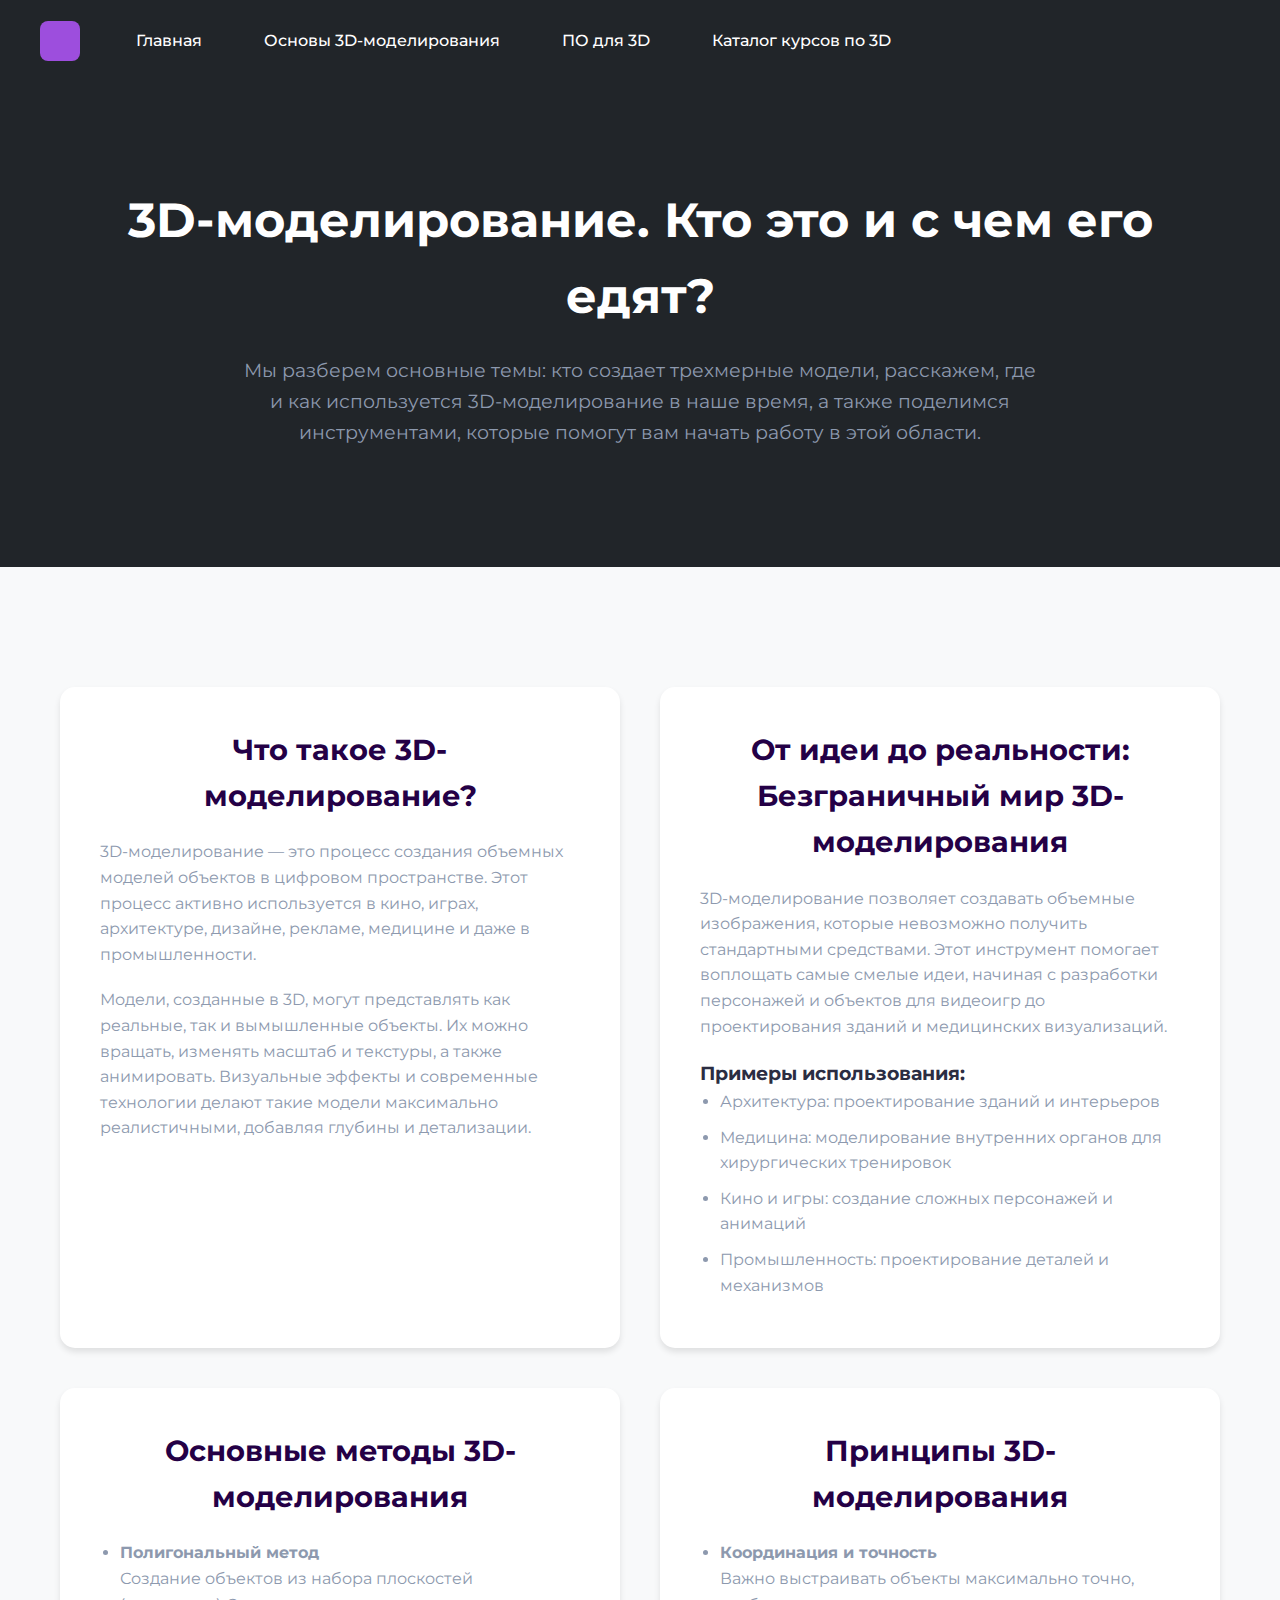
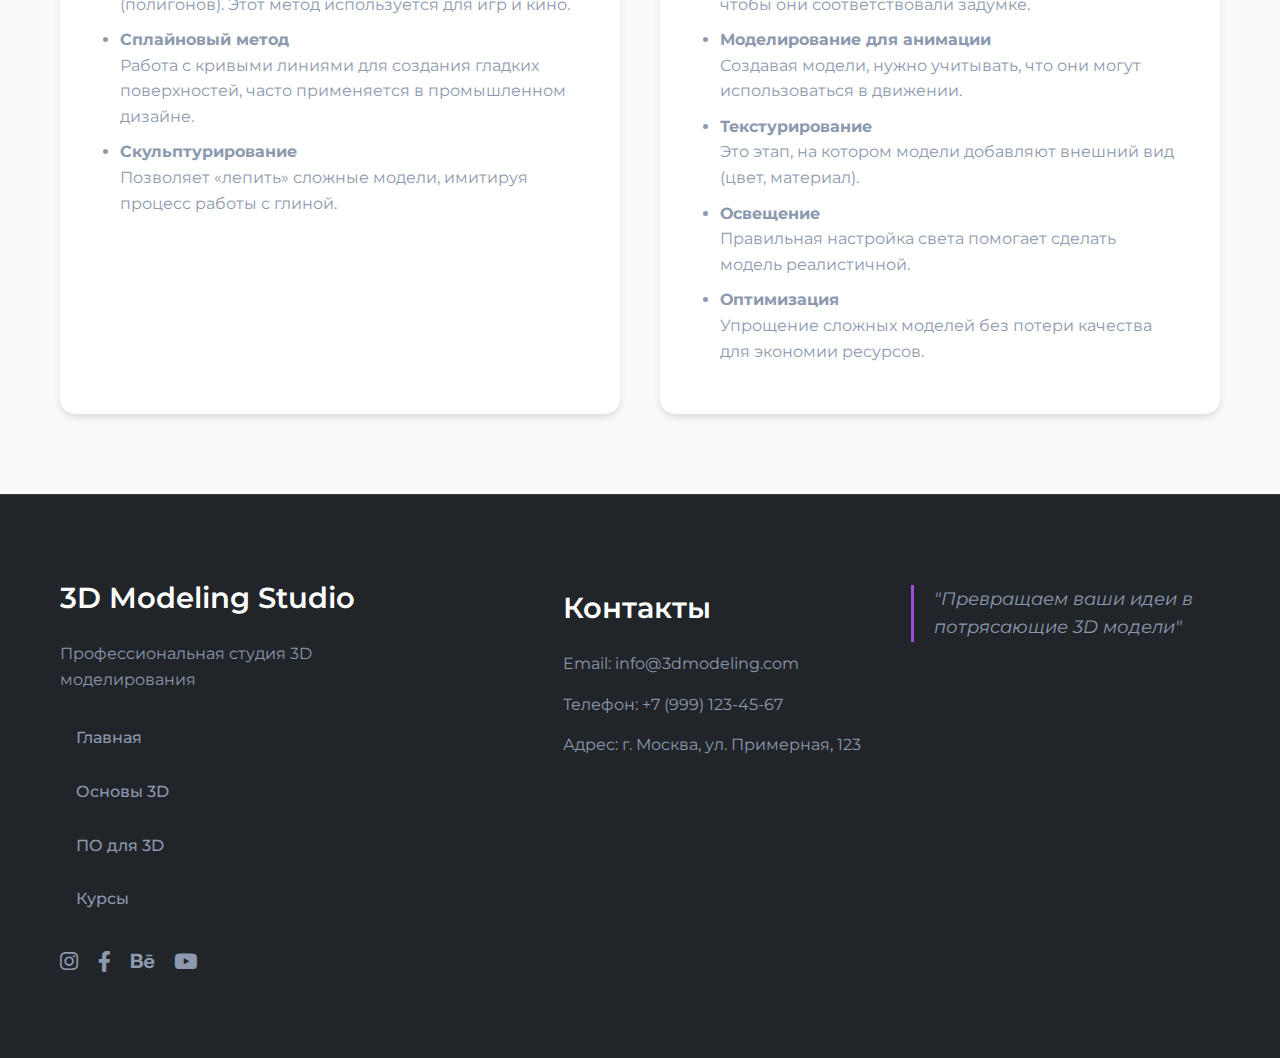
<file: basics.html>
<!DOCTYPE html>
<html lang="ru">
<head>
    <meta charset="UTF-8">
    <meta name="viewport" content="width=device-width, initial-scale=1.0">
    <title>Основы 3D-моделирования | Профессиональная студия</title>
    <link rel="preconnect" href="https://fonts.googleapis.com">
    <link rel="preconnect" href="https://fonts.gstatic.com" crossorigin>
    <link href="https://fonts.googleapis.com/css2?family=Montserrat:wght@400;500;600;700&display=swap" rel="stylesheet">
    <link rel="stylesheet" href="styles.css">
</head>
<body>
    <header class="header">
        <div class="logo-square"></div>
        <button class="mobile-menu-btn" aria-label="Открыть меню">
            <span></span>
            <span></span>
            <span></span>
        </button>
        <nav>
            <a href="index.html">Главная</a>
            <a href="basics.html">Основы 3D-моделирования</a>
            <a href="software.html">ПО для 3D</a>
            <a href="courses.html">Каталог курсов по 3D</a>
        </nav>
    </header>

    <main>
        <section class="basics-hero">
            <div class="container">
                <h1>3D-моделирование. Кто это и с чем его едят?</h1>
                <p>Мы разберем основные темы: кто создает трехмерные модели, расскажем, где и как используется 3D-моделирование в наше время, а также поделимся инструментами, которые помогут вам начать работу в этой области.</p>
            </div>
        </section>

        <section class="basics-content">
            <div class="container">
                <div class="basics-grid">
                    <article class="basics-item">
                        <h2>Что такое 3D-моделирование?</h2>
                        <p>3D-моделирование — это процесс создания объемных моделей объектов в цифровом пространстве. Этот процесс активно используется в кино, играх, архитектуре, дизайне, рекламе, медицине и даже в промышленности.</p>
                        <p>Модели, созданные в 3D, могут представлять как реальные, так и вымышленные объекты. Их можно вращать, изменять масштаб и текстуры, а также анимировать. Визуальные эффекты и современные технологии делают такие модели максимально реалистичными, добавляя глубины и детализации.</p>
                    </article>

                    <article class="basics-item">
                        <h2>От идеи до реальности: Безграничный мир 3D-моделирования</h2>
                        <p>3D-моделирование позволяет создавать объемные изображения, которые невозможно получить стандартными средствами. Этот инструмент помогает воплощать самые смелые идеи, начиная с разработки персонажей и объектов для видеоигр до проектирования зданий и медицинских визуализаций.</p>
                        <h3>Примеры использования:</h3>
                        <ul>
                            <li>Архитектура: проектирование зданий и интерьеров</li>
                            <li>Медицина: моделирование внутренних органов для хирургических тренировок</li>
                            <li>Кино и игры: создание сложных персонажей и анимаций</li>
                            <li>Промышленность: проектирование деталей и механизмов</li>
                        </ul>
                    </article>

                    <article class="basics-item">
                        <h2>Основные методы 3D-моделирования</h2>
                        <ul>
                            <li><strong>Полигональный метод</strong><br>
                                Создание объектов из набора плоскостей (полигонов). Этот метод используется для игр и кино.</li>
                            <li><strong>Сплайновый метод</strong><br>
                                Работа с кривыми линиями для создания гладких поверхностей, часто применяется в промышленном дизайне.</li>
                            <li><strong>Скульптурирование</strong><br>
                                Позволяет «лепить» сложные модели, имитируя процесс работы с глиной.</li>
                        </ul>
                    </article>

                    <article class="basics-item">
                        <h2>Принципы 3D-моделирования</h2>
                        <ul>
                            <li><strong>Координация и точность</strong><br>
                                Важно выстраивать объекты максимально точно, чтобы они соответствовали задумке.</li>
                            <li><strong>Моделирование для анимации</strong><br>
                                Создавая модели, нужно учитывать, что они могут использоваться в движении.</li>
                            <li><strong>Текстурирование</strong><br>
                                Это этап, на котором модели добавляют внешний вид (цвет, материал).</li>
                            <li><strong>Освещение</strong><br>
                                Правильная настройка света помогает сделать модель реалистичной.</li>
                            <li><strong>Оптимизация</strong><br>
                                Упрощение сложных моделей без потери качества для экономии ресурсов.</li>
                        </ul>
                    </article>
                </div>
            </div>
        </section>
    </main>

    <footer class="footer">
        <div class="container footer-content">
            <div class="footer-info">
                <h3>3D Modeling Studio</h3>
                <p>Профессиональная студия 3D моделирования</p>
                <nav class="footer-nav">
                    <a href="index.html">Главная</a>
                    <a href="basics.html">Основы 3D</a>
                    <a href="software.html">ПО для 3D</a>
                    <a href="courses.html">Курсы</a>
                </nav>
                <div class="social-links">
                    <a href="#" class="social-icon">
                        <i class="fab fa-instagram"></i>
                    </a>
                    <a href="#" class="social-icon">
                        <i class="fab fa-facebook-f"></i>
                    </a>
                    <a href="#" class="social-icon">
                        <i class="fab fa-behance"></i>
                    </a>
                    <a href="#" class="social-icon">
                        <i class="fab fa-youtube"></i>
                    </a>
                </div>
            </div>
            <div class="footer-contact">
                <h3>Контакты</h3>
                <p>Email: info@3dmodeling.com</p>
                <p>Телефон: +7 (999) 123-45-67</p>
                <p>Адрес: г. Москва, ул. Примерная, 123</p>
            </div>
            <div class="footer-quote">
                <blockquote class="quote">
                    "Превращаем ваши идеи в потрясающие 3D модели"
                </blockquote>
            </div>
        </div>
    </footer>

    <link rel="stylesheet" href="https://cdnjs.cloudflare.com/ajax/libs/font-awesome/6.0.0/css/all.min.css">
    <script src="script.js"></script>
    <script>
        document.addEventListener('DOMContentLoaded', function() {
            // Mobile menu functionality
            const mobileMenuBtn = document.querySelector('.mobile-menu-btn');
            const nav = document.querySelector('nav');

            mobileMenuBtn.addEventListener('click', function() {
                this.classList.toggle('active');
                nav.classList.toggle('active');
            });

            // Close menu when clicking outside
            document.addEventListener('click', function(e) {
                if (!nav.contains(e.target) && !mobileMenuBtn.contains(e.target) && nav.classList.contains('active')) {
                    mobileMenuBtn.classList.remove('active');
                    nav.classList.remove('active');
                }
            });

            // Close menu when clicking on a link
            nav.querySelectorAll('a').forEach(link => {
                link.addEventListener('click', () => {
                    mobileMenuBtn.classList.remove('active');
                    nav.classList.remove('active');
                });
            });
        });
    </script>
    <script src="script.js"></script>
</body>
</html>
</file>
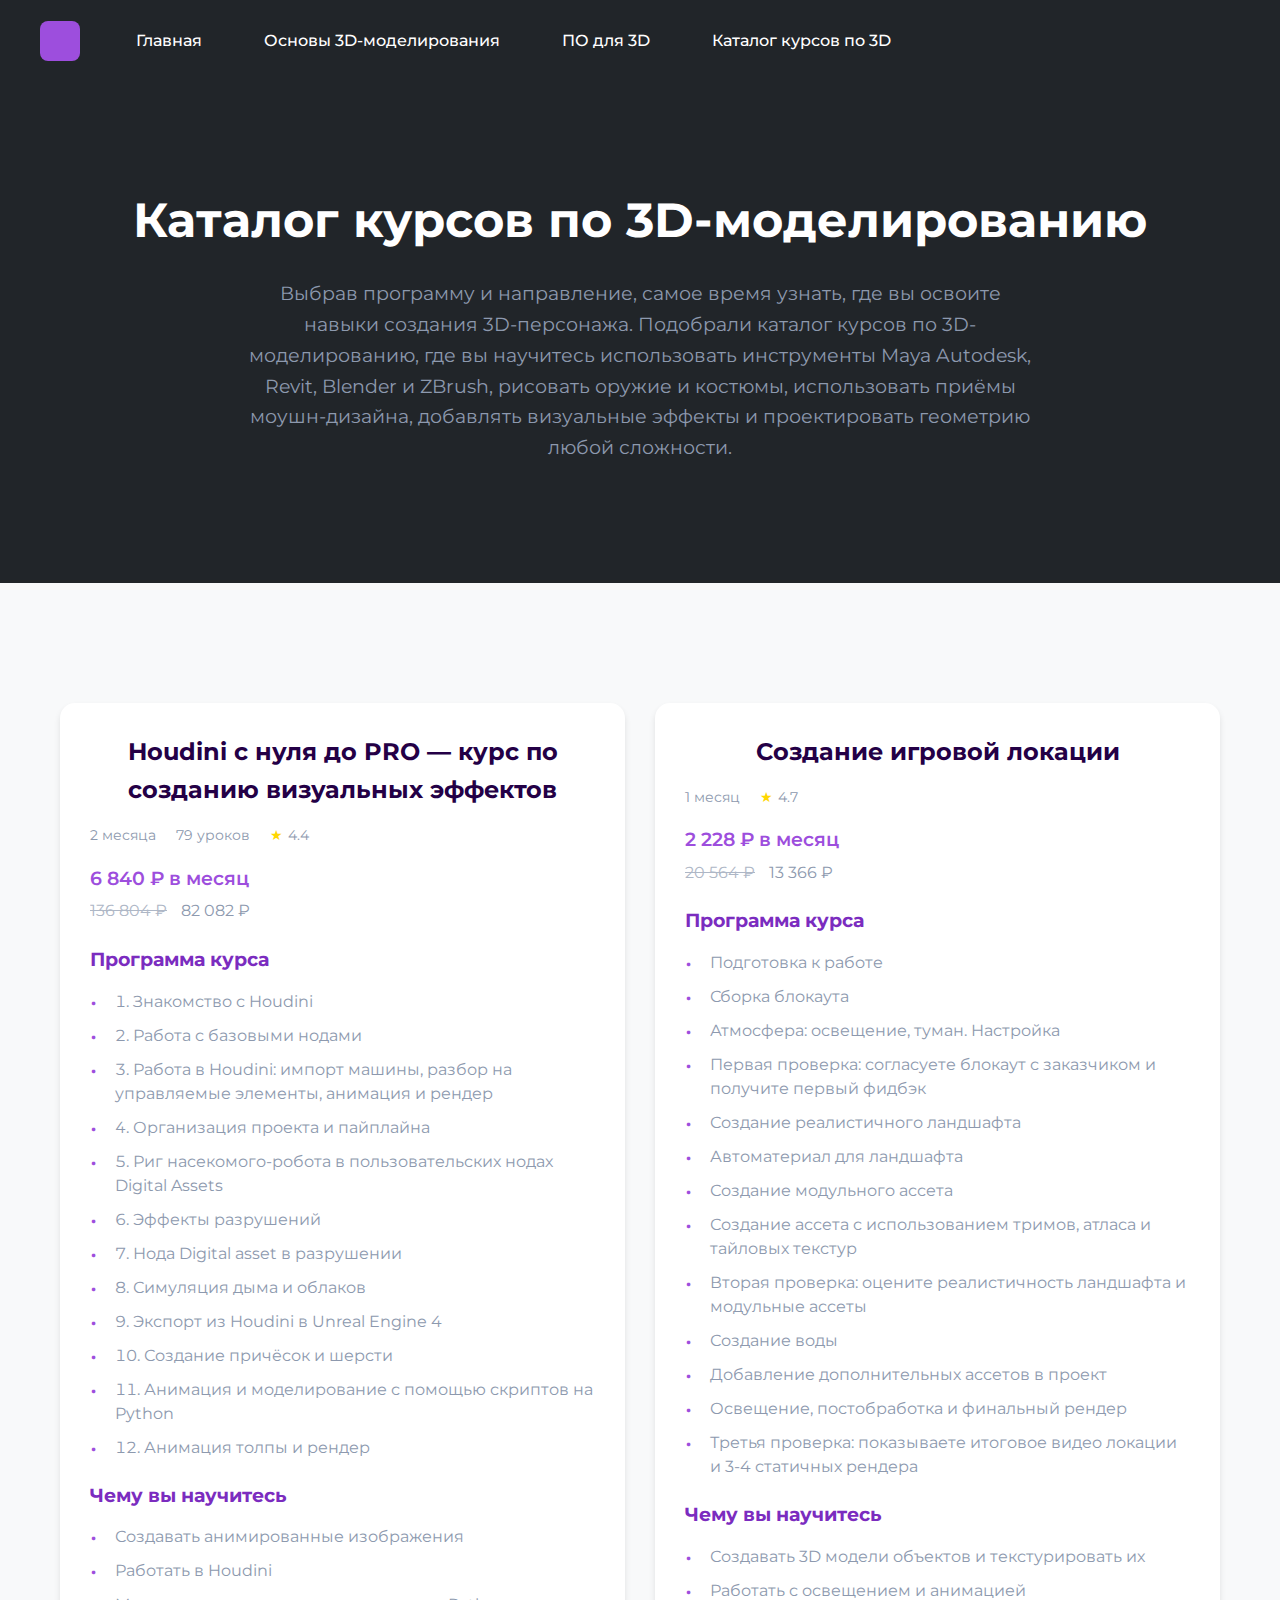
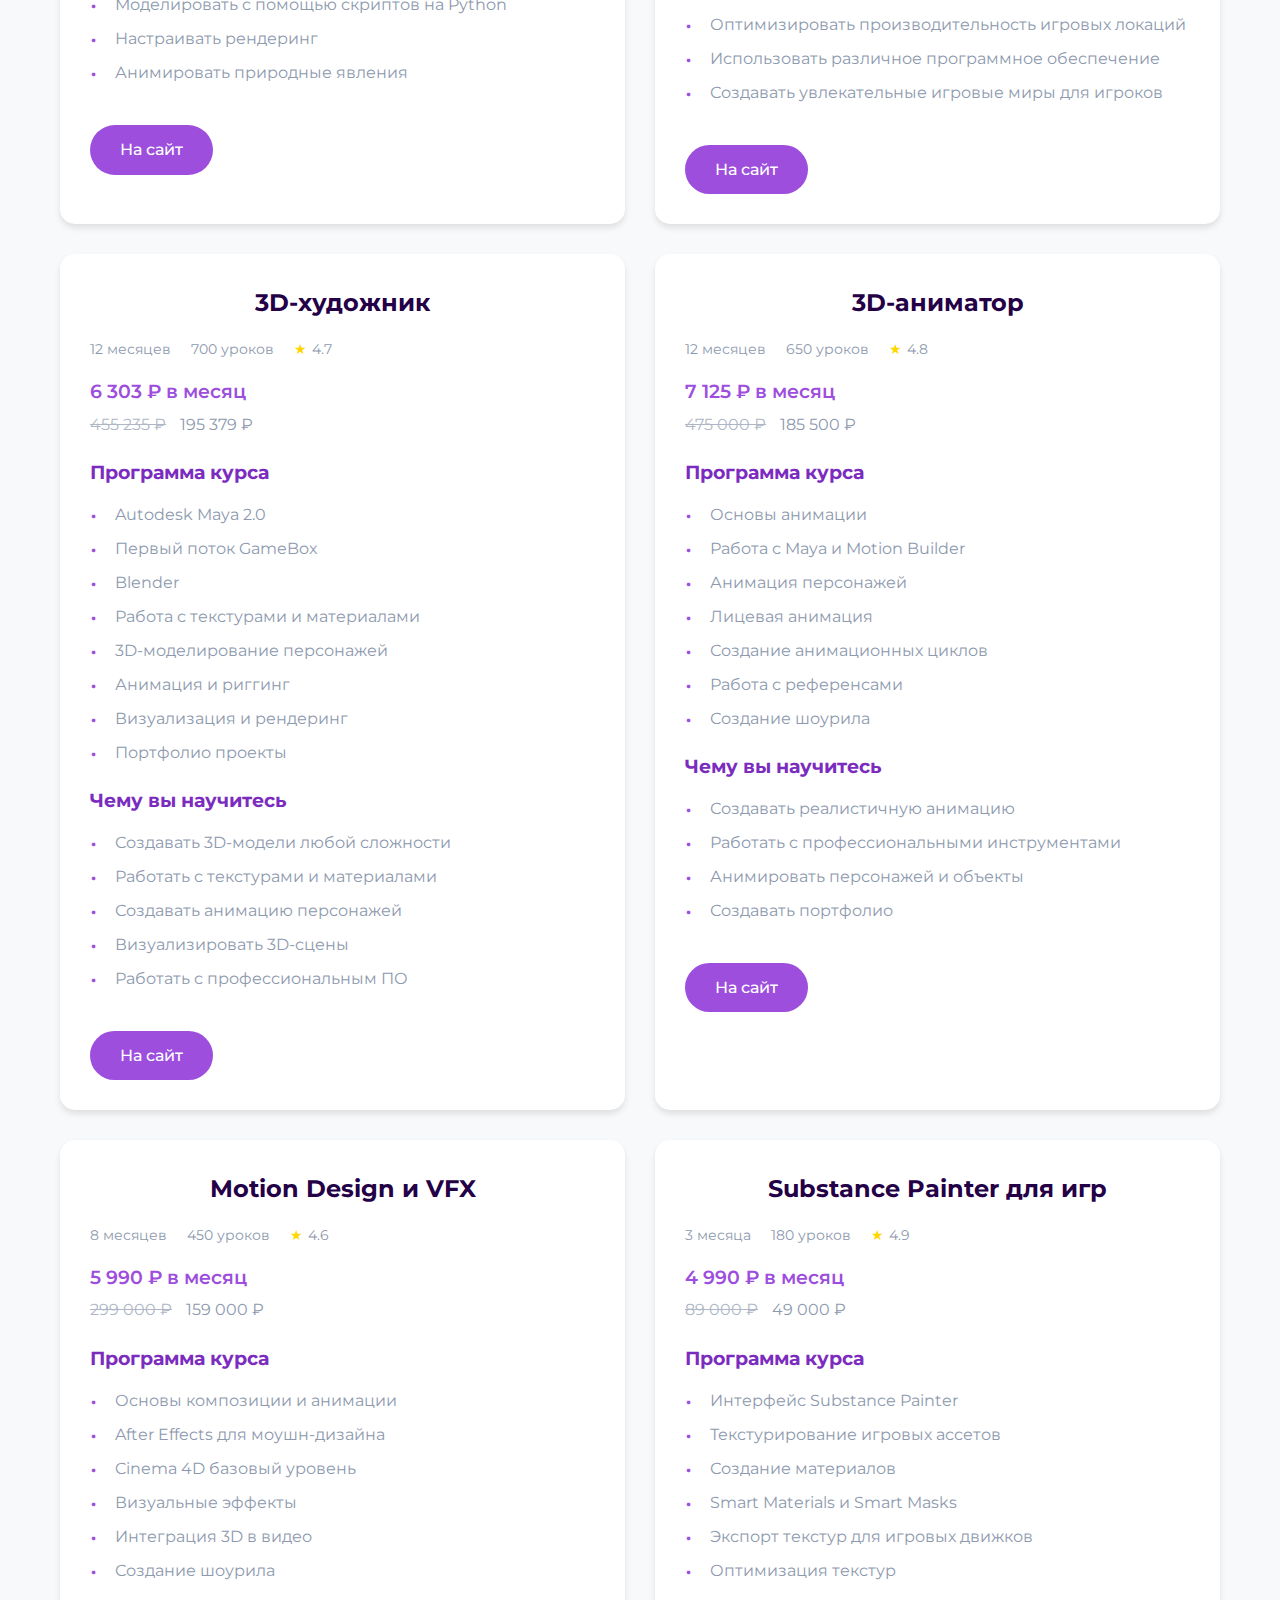
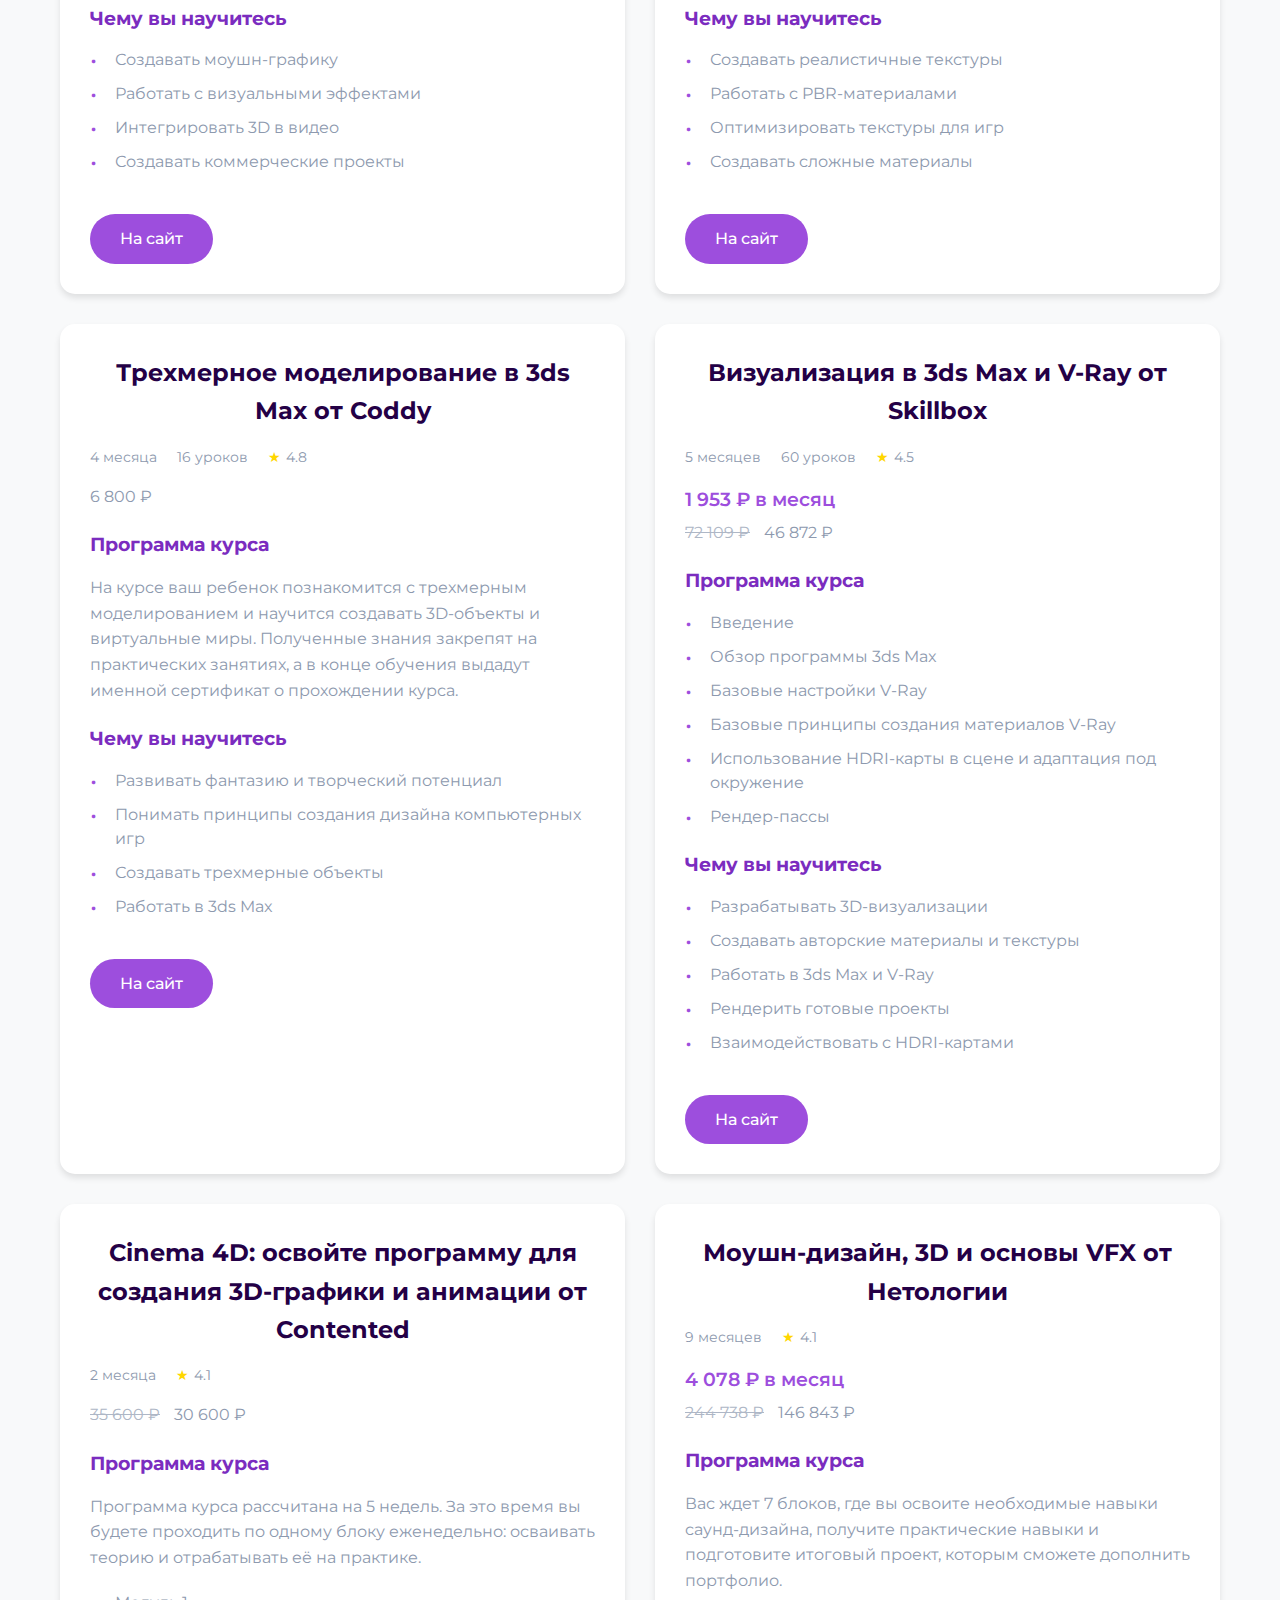
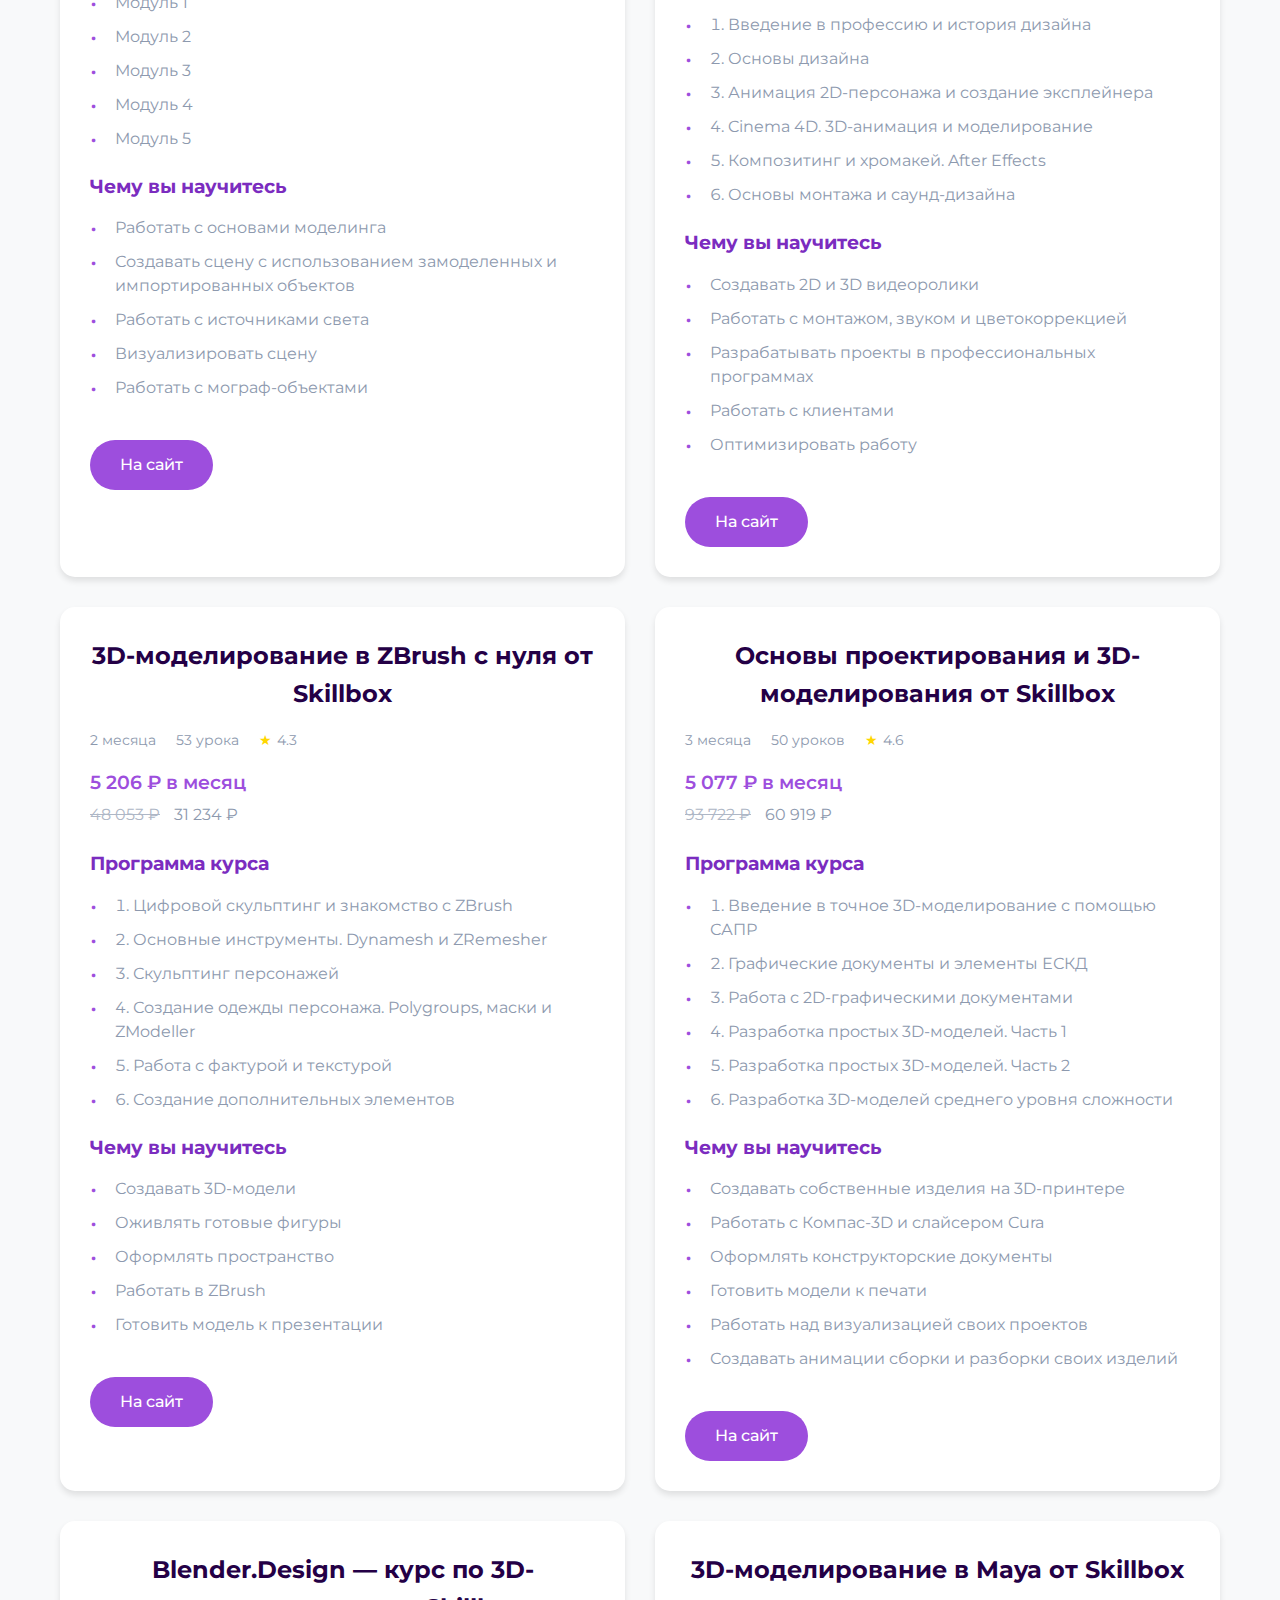
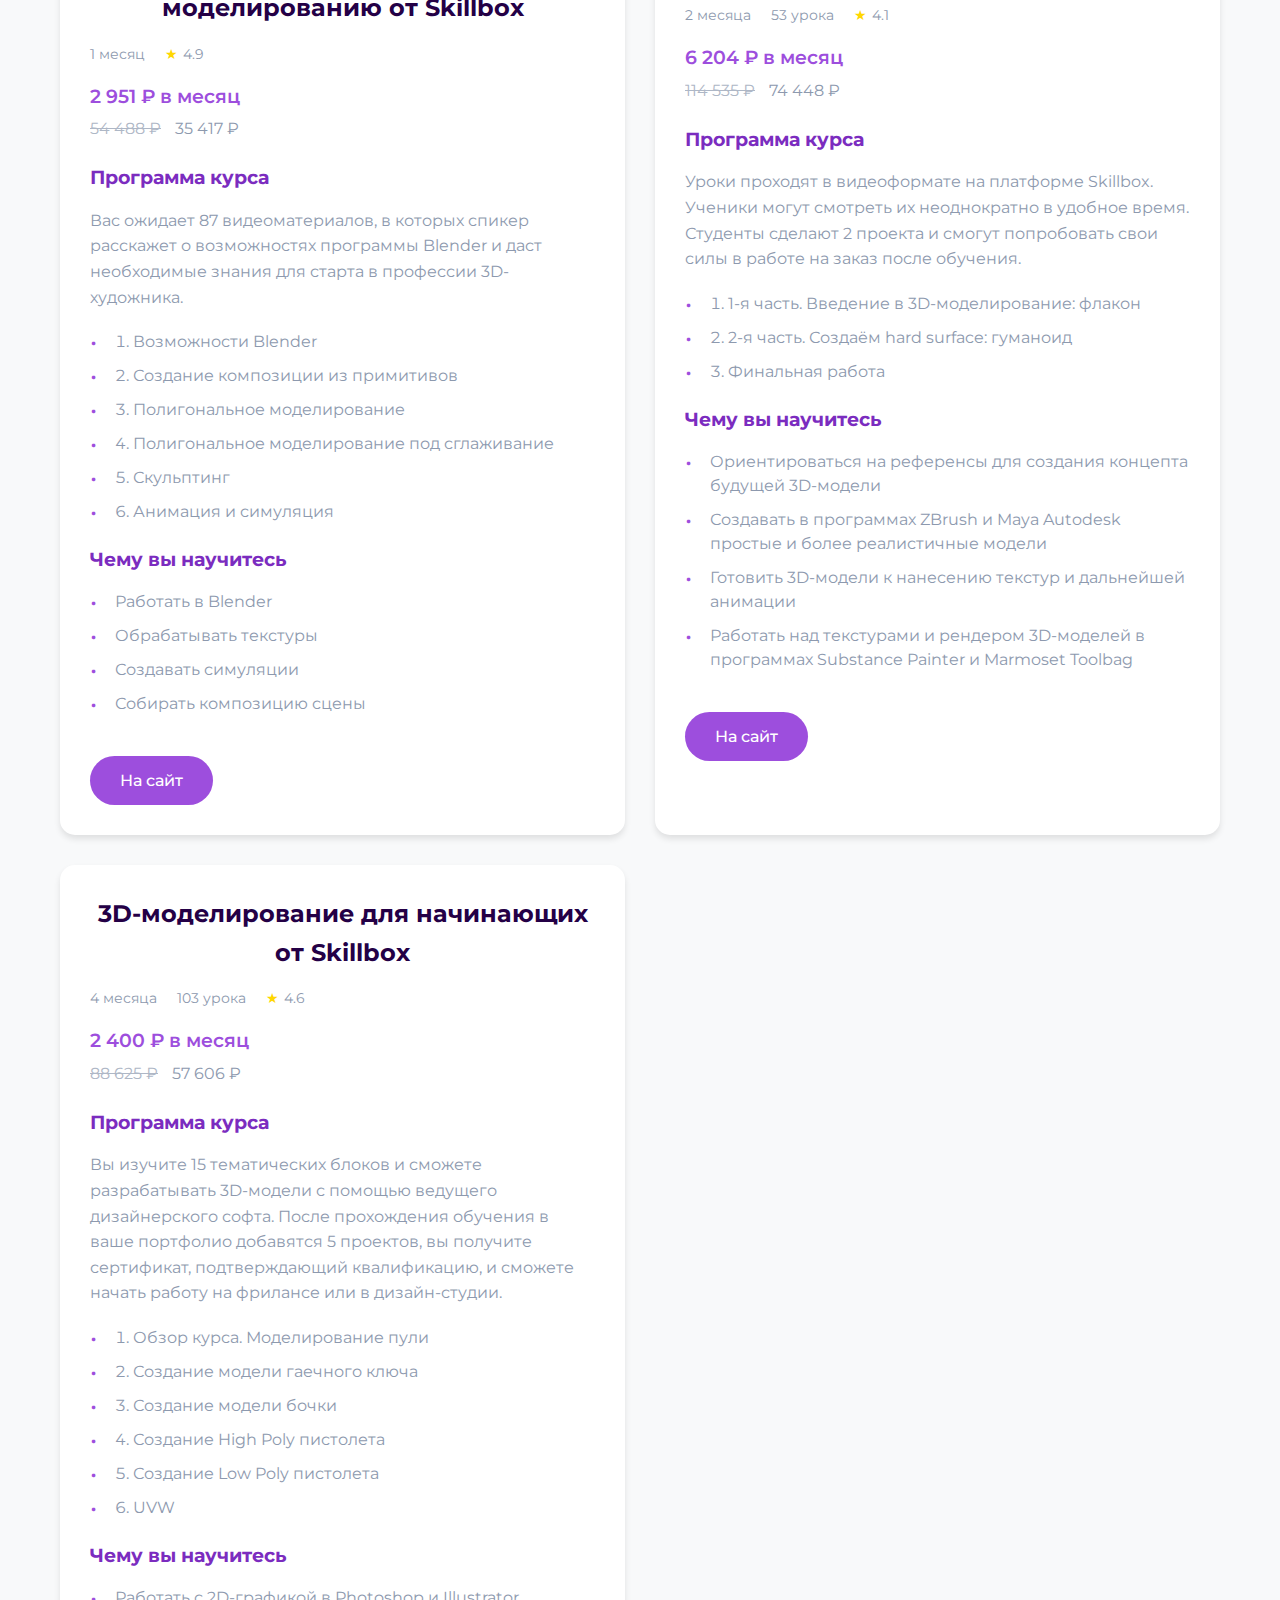
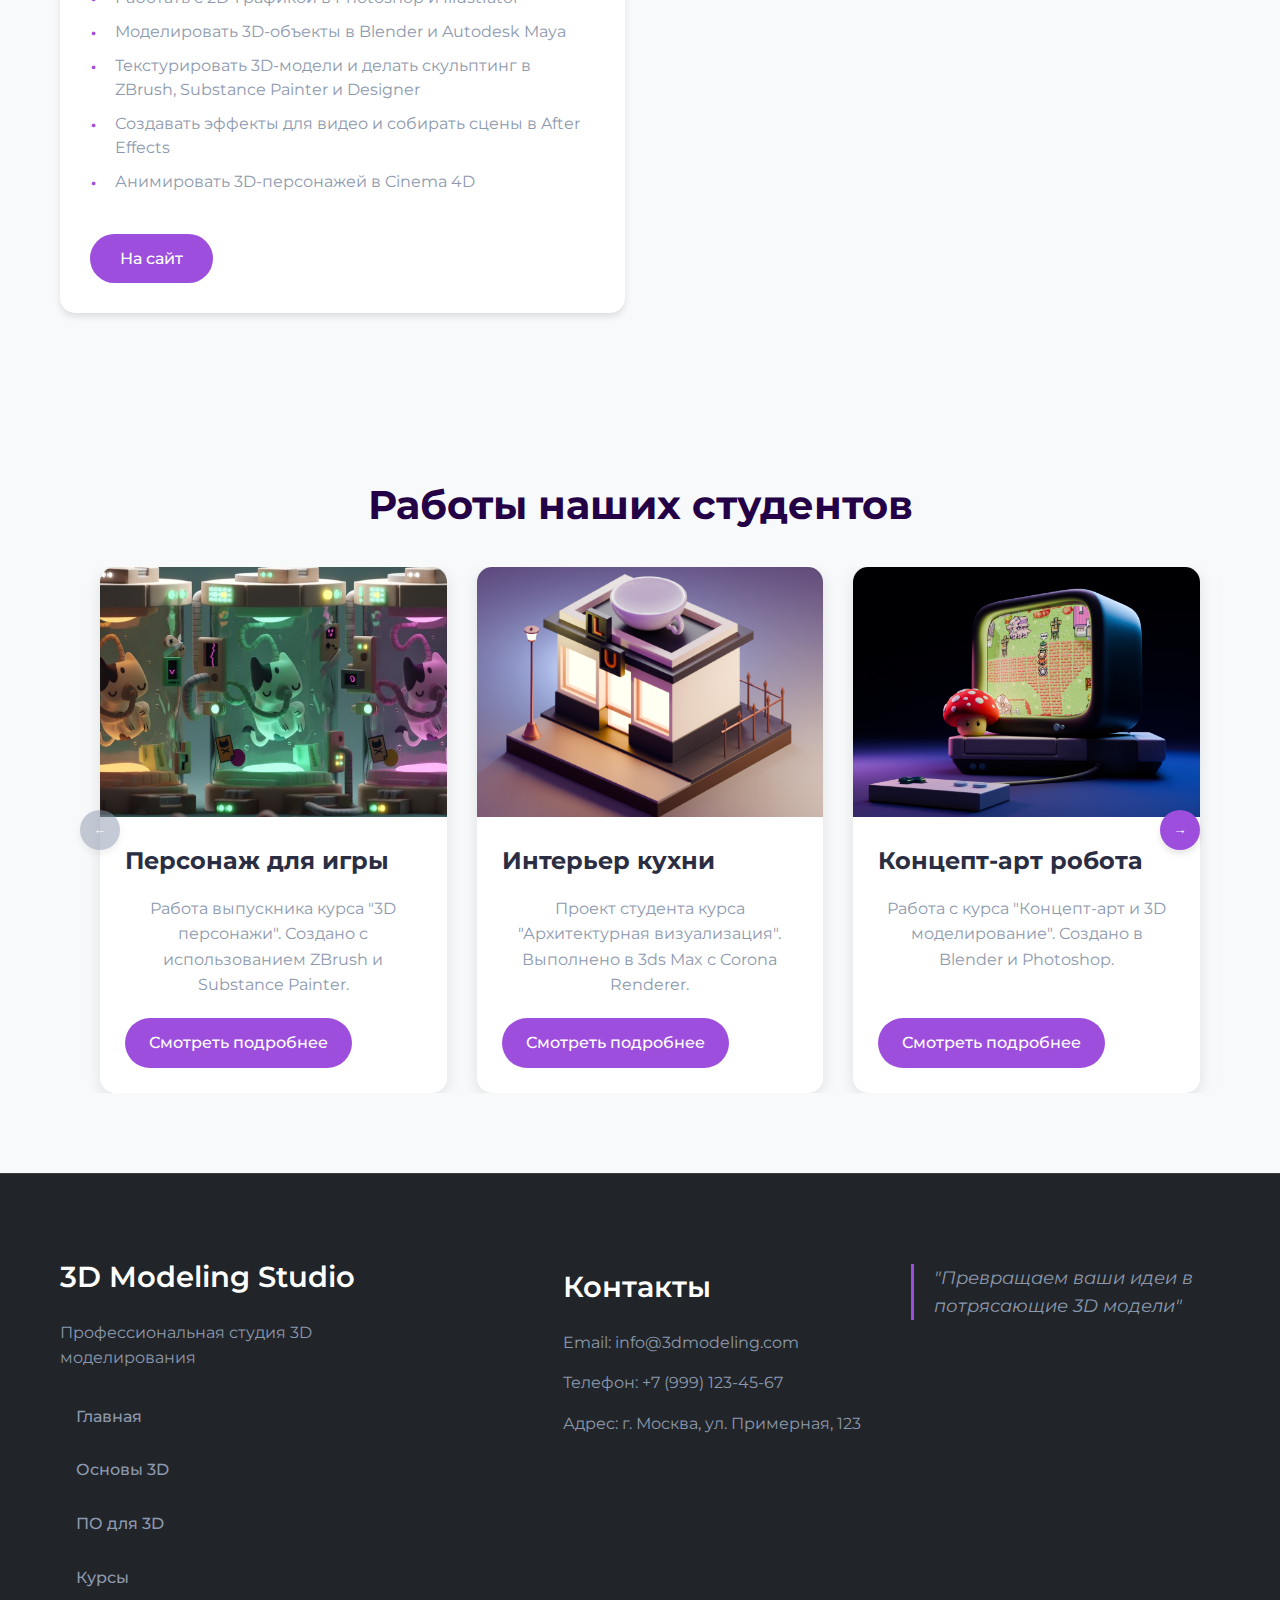
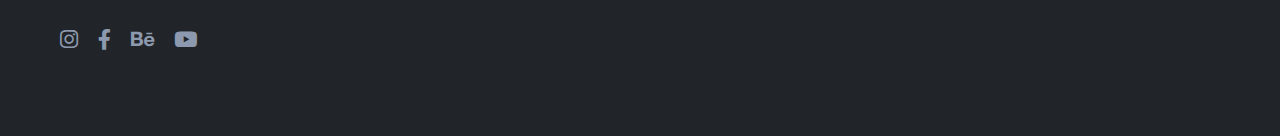
<file: courses.html>
<!DOCTYPE html>
<html lang="ru">
<head>
    <meta charset="UTF-8">
    <meta name="viewport" content="width=device-width, initial-scale=1.0">
    <title>Каталог курсов по 3D | Профессиональная студия</title>
    <link rel="preconnect" href="https://fonts.googleapis.com">
    <link rel="preconnect" href="https://fonts.gstatic.com" crossorigin>
    <link href="https://fonts.googleapis.com/css2?family=Montserrat:wght@400;500;600;700&display=swap" rel="stylesheet">
    <link rel="stylesheet" href="styles.css">
</head>
<body>
    <header class="header">
        <div class="logo-square"></div>
        <button class="mobile-menu-btn" aria-label="Открыть меню">
            <span></span>
            <span></span>
            <span></span>
        </button>
        <nav>
            <a href="index.html">Главная</a>
            <a href="basics.html">Основы 3D-моделирования</a>
            <a href="software.html">ПО для 3D</a>
            <a href="courses.html">Каталог курсов по 3D</a>
        </nav>
    </header>

    <main>
        <section class="courses-hero">
            <div class="container">
                <h1>Каталог курсов по 3D-моделированию</h1>
                <p>Выбрав программу и направление, самое время узнать, где вы освоите навыки создания 3D-персонажа. Подобрали каталог курсов по 3D-моделированию, где вы научитесь использовать инструменты Maya Autodesk, Revit, Blender и ZBrush, рисовать оружие и костюмы, использовать приёмы моушн-дизайна, добавлять визуальные эффекты и проектировать геометрию любой сложности.</p>
            </div>
        </section>

        <section class="courses-content">
            <div class="container">
                <div class="courses-grid">
                    <article class="course-card">
                        <div class="course-info">
                            <div class="course-header">
                                <h2>Houdini с нуля до PRO — курс по созданию визуальных эффектов</h2>
                                <div class="course-meta">
                                    <span class="duration">2 месяца</span>
                                    <span class="lessons">79 уроков</span>
                                    <span class="rating">4.4</span>
                                </div>
                                <div class="course-price">
                                    <span class="monthly">6 840 ₽ в месяц</span>
                                    <span class="total"><s>136 804 ₽</s> 82 082 ₽</span>
                                </div>
                            </div>
                            <div class="course-details">
                                <h3>Программа курса</h3>
                                <ol>
                                    <li>Знакомство с Houdini</li>
                                    <li>Работа с базовыми нодами</li>
                                    <li>Работа в Houdini: импорт машины, разбор на управляемые элементы, анимация и рендер</li>
                                    <li>Организация проекта и пайплайна</li>
                                    <li>Риг насекомого-робота в пользовательских нодах Digital Assets</li>
                                    <li>Эффекты разрушений</li>
                                    <li>Нода Digital asset в разрушении</li>
                                    <li>Симуляция дыма и облаков</li>
                                    <li>Экспорт из Houdini в Unreal Engine 4</li>
                                    <li>Создание причёсок и шерсти</li>
                                    <li>Анимация и моделирование с помощью скриптов на Python</li>
                                    <li>Анимация толпы и рендер</li>
                                </ol>
                                <h3>Чему вы научитесь</h3>
                                <ul>
                                    <li>Создавать анимированные изображения</li>
                                    <li>Работать в Houdini</li>
                                    <li>Моделировать с помощью скриптов на Python</li>
                                    <li>Настраивать рендеринг</li>
                                    <li>Анимировать природные явления</li>
                                </ul>
                            </div>
                            <a href="https://skillbox.ru/courses/3d-modelirovanie/" class="course-button">На сайт</a>
                        </div>
                    </article>

                    <article class="course-card">
                        <div class="course-info">
                            <div class="course-header">
                                <h2>Создание игровой локации</h2>
                                <div class="course-meta">
                                    <span class="duration">1 месяц</span>
                                    <span class="rating">4.7</span>
                                </div>
                                <div class="course-price">
                                    <span class="monthly">2 228 ₽ в месяц</span>
                                    <span class="total"><s>20 564 ₽</s> 13 366 ₽</span>
                                </div>
                            </div>
                            <div class="course-details">
                                <h3>Программа курса</h3>
                                <ul>
                                    <li>Подготовка к работе</li>
                                    <li>Сборка блокаута</li>
                                    <li>Атмосфера: освещение, туман. Настройка</li>
                                    <li>Первая проверка: согласуете блокаут с заказчиком и получите первый фидбэк</li>
                                    <li>Создание реалистичного ландшафта</li>
                                    <li>Автоматериал для ландшафта</li>
                                    <li>Создание модульного ассета</li>
                                    <li>Создание ассета с использованием тримов, атласа и тайловых текстур</li>
                                    <li>Вторая проверка: оцените реалистичность ландшафта и модульные ассеты</li>
                                    <li>Создание воды</li>
                                    <li>Добавление дополнительных ассетов в проект</li>
                                    <li>Освещение, постобработка и финальный рендер</li>
                                    <li>Третья проверка: показываете итоговое видео локации и 3-4 статичных рендера</li>
                                </ul>
                                <h3>Чему вы научитесь</h3>
                                <ul>
                                    <li>Создавать 3D модели объектов и текстурировать их</li>
                                    <li>Работать с освещением и анимацией</li>
                                    <li>Оптимизировать производительность игровых локаций</li>
                                    <li>Использовать различное программное обеспечение</li>
                                    <li>Создавать увлекательные игровые миры для игроков</li>
                                </ul>
                            </div>
                            <a href="https://skillbox.ru/courses/3d-modelirovanie/" class="course-button">На сайт</a>
                        </div>
                    </article>

                    <article class="course-card">
                        <div class="course-info">
                            <div class="course-header">
                                <h2>3D-художник</h2>
                                <div class="course-meta">
                                    <span class="duration">12 месяцев</span>
                                    <span class="lessons">700 уроков</span>
                                    <span class="rating">4.7</span>
                                </div>
                                <div class="course-price">
                                    <span class="monthly">6 303 ₽ в месяц</span>
                                    <span class="total"><s>455 235 ₽</s> 195 379 ₽</span>
                                </div>
                            </div>
                            <div class="course-details">
                                <h3>Программа курса</h3>
                                <ul>
                                    <li>Autodesk Maya 2.0</li>
                                    <li>Первый поток GameBox</li>
                                    <li>Blender</li>
                                    <li>Работа с текстурами и материалами</li>
                                    <li>3D-моделирование персонажей</li>
                                    <li>Анимация и риггинг</li>
                                    <li>Визуализация и рендеринг</li>
                                    <li>Портфолио проекты</li>
                                </ul>
                                <h3>Чему вы научитесь</h3>
                                <ul>
                                    <li>Создавать 3D-модели любой сложности</li>
                                    <li>Работать с текстурами и материалами</li>
                                    <li>Создавать анимацию персонажей</li>
                                    <li>Визуализировать 3D-сцены</li>
                                    <li>Работать с профессиональным ПО</li>
                                </ul>
                            </div>
                            <a href="https://skillbox.ru/courses/3d-modelirovanie/" class="course-button">На сайт</a>
                        </div>
                    </article>

                    <article class="course-card">
                        <div class="course-info">
                            <div class="course-header">
                                <h2>3D-аниматор</h2>
                                <div class="course-meta">
                                    <span class="duration">12 месяцев</span>
                                    <span class="lessons">650 уроков</span>
                                    <span class="rating">4.8</span>
                                </div>
                                <div class="course-price">
                                    <span class="monthly">7 125 ₽ в месяц</span>
                                    <span class="total"><s>475 000 ₽</s> 185 500 ₽</span>
                                </div>
                            </div>
                            <div class="course-details">
                                <h3>Программа курса</h3>
                                <ul>
                                    <li>Основы анимации</li>
                                    <li>Работа с Maya и Motion Builder</li>
                                    <li>Анимация персонажей</li>
                                    <li>Лицевая анимация</li>
                                    <li>Создание анимационных циклов</li>
                                    <li>Работа с референсами</li>
                                    <li>Создание шоурила</li>
                                </ul>
                                <h3>Чему вы научитесь</h3>
                                <ul>
                                    <li>Создавать реалистичную анимацию</li>
                                    <li>Работать с профессиональными инструментами</li>
                                    <li>Анимировать персонажей и объекты</li>
                                    <li>Создавать портфолио</li>
                                </ul>
                            </div>
                            <a href="https://skillbox.ru/courses/3d-modelirovanie/" class="course-button">На сайт</a>
                        </div>
                    </article>

                    <article class="course-card">
                        <div class="course-info">
                            <div class="course-header">
                                <h2>Motion Design и VFX</h2>
                                <div class="course-meta">
                                    <span class="duration">8 месяцев</span>
                                    <span class="lessons">450 уроков</span>
                                    <span class="rating">4.6</span>
                                </div>
                                <div class="course-price">
                                    <span class="monthly">5 990 ₽ в месяц</span>
                                    <span class="total"><s>299 000 ₽</s> 159 000 ₽</span>
                                </div>
                            </div>
                            <div class="course-details">
                                <h3>Программа курса</h3>
                                <ul>
                                    <li>Основы композиции и анимации</li>
                                    <li>After Effects для моушн-дизайна</li>
                                    <li>Cinema 4D базовый уровень</li>
                                    <li>Визуальные эффекты</li>
                                    <li>Интеграция 3D в видео</li>
                                    <li>Создание шоурила</li>
                                </ul>
                                <h3>Чему вы научитесь</h3>
                                <ul>
                                    <li>Создавать моушн-графику</li>
                                    <li>Работать с визуальными эффектами</li>
                                    <li>Интегрировать 3D в видео</li>
                                    <li>Создавать коммерческие проекты</li>
                                </ul>
                            </div>
                            <a href="https://skillbox.ru/courses/3d-modelirovanie/" class="course-button">На сайт</a>
                        </div>
                    </article>

                    <article class="course-card">
                        <div class="course-info">
                            <div class="course-header">
                                <h2>Substance Painter для игр</h2>
                                <div class="course-meta">
                                    <span class="duration">3 месяца</span>
                                    <span class="lessons">180 уроков</span>
                                    <span class="rating">4.9</span>
                                </div>
                                <div class="course-price">
                                    <span class="monthly">4 990 ₽ в месяц</span>
                                    <span class="total"><s>89 000 ₽</s> 49 000 ₽</span>
                                </div>
                            </div>
                            <div class="course-details">
                                <h3>Программа курса</h3>
                                <ul>
                                    <li>Интерфейс Substance Painter</li>
                                    <li>Текстурирование игровых ассетов</li>
                                    <li>Создание материалов</li>
                                    <li>Smart Materials и Smart Masks</li>
                                    <li>Экспорт текстур для игровых движков</li>
                                    <li>Оптимизация текстур</li>
                                </ul>
                                <h3>Чему вы научитесь</h3>
                                <ul>
                                    <li>Создавать реалистичные текстуры</li>
                                    <li>Работать с PBR-материалами</li>
                                    <li>Оптимизировать текстуры для игр</li>
                                    <li>Создавать сложные материалы</li>
                                </ul>
                            </div>
                            <a href="https://skillbox.ru/courses/3d-modelirovanie/" class="course-button">На сайт</a>
                        </div>
                    </article>

                    <article class="course-card">
                        <div class="course-info">
                            <div class="course-header">
                                <h2>Трехмерное моделирование в 3ds Max от Coddy</h2>
                                <div class="course-meta">
                                    <span class="duration">4 месяца</span>
                                    <span class="lessons">16 уроков</span>
                                    <span class="rating">4.8</span>
                                </div>
                                <div class="course-price">
                                    <span class="total">6 800 ₽</span>
                                </div>
                            </div>
                            <div class="course-details">
                                <h3>Программа курса</h3>
                                <p>На курсе ваш ребенок познакомится с трехмерным моделированием и научится создавать 3D-объекты и виртуальные миры. Полученные знания закрепят на практических занятиях, а в конце обучения выдадут именной сертификат о прохождении курса.</p>
                                <h3>Чему вы научитесь</h3>
                                <ul>
                                    <li>Развивать фантазию и творческий потенциал</li>
                                    <li>Понимать принципы создания дизайна компьютерных игр</li>
                                    <li>Создавать трехмерные объекты</li>
                                    <li>Работать в 3ds Max</li>
                                </ul>
                            </div>
                            <a href="https://skillbox.ru/courses/3d-modelirovanie/" class="course-button">На сайт</a>
                        </div>
                    </article>

                    <article class="course-card">
                        <div class="course-info">
                            <div class="course-header">
                                <h2>Визуализация в 3ds Max и V-Ray от Skillbox</h2>
                                <div class="course-meta">
                                    <span class="duration">5 месяцев</span>
                                    <span class="lessons">60 уроков</span>
                                    <span class="rating">4.5</span>
                                </div>
                                <div class="course-price">
                                    <span class="monthly">1 953 ₽ в месяц</span>
                                    <span class="total"><s>72 109 ₽</s> 46 872 ₽</span>
                                </div>
                            </div>
                            <div class="course-details">
                                <h3>Программа курса</h3>
                                <ul>
                                    <li>Введение</li>
                                    <li>Обзор программы 3ds Max</li>
                                    <li>Базовые настройки V-Ray</li>
                                    <li>Базовые принципы создания материалов V-Ray</li>
                                    <li>Использование HDRI-карты в сцене и адаптация под окружение</li>
                                    <li>Рендер-пассы</li>
                                </ul>
                                <h3>Чему вы научитесь</h3>
                                <ul>
                                    <li>Разрабатывать 3D-визуализации</li>
                                    <li>Создавать авторские материалы и текстуры</li>
                                    <li>Работать в 3ds Max и V-Ray</li>
                                    <li>Рендерить готовые проекты</li>
                                    <li>Взаимодействовать с HDRI-картами</li>
                                </ul>
                            </div>
                            <a href="https://skillbox.ru/courses/3d-modelirovanie/" class="course-button">На сайт</a>
                        </div>
                    </article>

                    <article class="course-card">
                        <div class="course-info">
                            <div class="course-header">
                                <h2>Cinema 4D: освойте программу для создания 3D-графики и анимации от Contented</h2>
                                <div class="course-meta">
                                    <span class="duration">2 месяца</span>
                                    <span class="rating">4.1</span>
                                </div>
                                <div class="course-price">
                                    <span class="total"><s>35 600 ₽</s> 30 600 ₽</span>
                                </div>
                            </div>
                            <div class="course-details">
                                <h3>Программа курса</h3>
                                <p>Программа курса рассчитана на 5 недель. За это время вы будете проходить по одному блоку еженедельно: осваивать теорию и отрабатывать её на практике.</p>
                                <ul>
                                    <li>Модуль 1</li>
                                    <li>Модуль 2</li>
                                    <li>Модуль 3</li>
                                    <li>Модуль 4</li>
                                    <li>Модуль 5</li>
                                </ul>
                                <h3>Чему вы научитесь</h3>
                                <ul>
                                    <li>Работать с основами моделинга</li>
                                    <li>Создавать сцену с использованием замоделенных и импортированных объектов</li>
                                    <li>Работать с источниками света</li>
                                    <li>Визуализировать сцену</li>
                                    <li>Работать с мограф-объектами</li>
                                </ul>
                            </div>
                            <a href="https://skillbox.ru/courses/3d-modelirovanie/" class="course-button">На сайт</a>
                        </div>
                    </article>

                    <article class="course-card">
                        <div class="course-info">
                            <div class="course-header">
                                <h2>Моушн-дизайн, 3D и основы VFX от Нетологии</h2>
                                <div class="course-meta">
                                    <span class="duration">9 месяцев</span>
                                    <span class="rating">4.1</span>
                                </div>
                                <div class="course-price">
                                    <span class="monthly">4 078 ₽ в месяц</span>
                                    <span class="total"><s>244 738 ₽</s> 146 843 ₽</span>
                                </div>
                            </div>
                            <div class="course-details">
                                <h3>Программа курса</h3>
                                <p>Вас ждет 7 блоков, где вы освоите необходимые навыки саунд-дизайна, получите практические навыки и подготовите итоговый проект, которым сможете дополнить портфолио.</p>
                                <ol>
                                    <li>Введение в профессию и история дизайна</li>
                                    <li>Основы дизайна</li>
                                    <li>Анимация 2D-персонажа и создание эксплейнера</li>
                                    <li>Cinema 4D. 3D-анимация и моделирование</li>
                                    <li>Композитинг и хромакей. After Effects</li>
                                    <li>Основы монтажа и саунд-дизайна</li>
                                </ol>
                                <h3>Чему вы научитесь</h3>
                                <ul>
                                    <li>Создавать 2D и 3D видеоролики</li>
                                    <li>Работать с монтажом, звуком и цветокоррекцией</li>
                                    <li>Разрабатывать проекты в профессиональных программах</li>
                                    <li>Работать с клиентами</li>
                                    <li>Оптимизировать работу</li>
                                </ul>
                            </div>
                            <a href="https://skillbox.ru/courses/3d-modelirovanie/" class="course-button">На сайт</a>
                        </div>
                    </article>

                    <article class="course-card">
                        <div class="course-info">
                            <div class="course-header">
                                <h2>3D-моделирование в ZBrush с нуля от Skillbox</h2>
                                <div class="course-meta">
                                    <span class="duration">2 месяца</span>
                                    <span class="lessons">53 урока</span>
                                    <span class="rating">4.3</span>
                                </div>
                                <div class="course-price">
                                    <span class="monthly">5 206 ₽ в месяц</span>
                                    <span class="total"><s>48 053 ₽</s> 31 234 ₽</span>
                                </div>
                            </div>
                            <div class="course-details">
                                <h3>Программа курса</h3>
                                <ol>
                                    <li>Цифровой скульптинг и знакомство с ZBrush</li>
                                    <li>Основные инструменты. Dynamesh и ZRemesher</li>
                                    <li>Скульптинг персонажей</li>
                                    <li>Создание одежды персонажа. Polygroups, маски и ZModeller</li>
                                    <li>Работа с фактурой и текстурой</li>
                                    <li>Создание дополнительных элементов</li>
                                </ol>
                                <h3>Чему вы научитесь</h3>
                                <ul>
                                    <li>Создавать 3D-модели</li>
                                    <li>Оживлять готовые фигуры</li>
                                    <li>Оформлять пространство</li>
                                    <li>Работать в ZBrush</li>
                                    <li>Готовить модель к презентации</li>
                                </ul>
                            </div>
                            <a href="https://skillbox.ru/courses/3d-modelirovanie/" class="course-button">На сайт</a>
                        </div>
                    </article>

                    <article class="course-card">
                        <div class="course-info">
                            <div class="course-header">
                                <h2>Основы проектирования и 3D-моделирования от Skillbox</h2>
                                <div class="course-meta">
                                    <span class="duration">3 месяца</span>
                                    <span class="lessons">50 уроков</span>
                                    <span class="rating">4.6</span>
                                </div>
                                <div class="course-price">
                                    <span class="monthly">5 077 ₽ в месяц</span>
                                    <span class="total"><s>93 722 ₽</s> 60 919 ₽</span>
                                </div>
                            </div>
                            <div class="course-details">
                                <h3>Программа курса</h3>
                                <ol>
                                    <li>Введение в точное 3D-моделирование с помощью САПР</li>
                                    <li>Графические документы и элементы ЕСКД</li>
                                    <li>Работа с 2D-графическими документами</li>
                                    <li>Разработка простых 3D-моделей. Часть 1</li>
                                    <li>Разработка простых 3D-моделей. Часть 2</li>
                                    <li>Разработка 3D-моделей среднего уровня сложности</li>
                                </ol>
                                <h3>Чему вы научитесь</h3>
                                <ul>
                                    <li>Создавать собственные изделия на 3D-принтере</li>
                                    <li>Работать с Компас-3D и слайсером Cura</li>
                                    <li>Оформлять конструкторские документы</li>
                                    <li>Готовить модели к печати</li>
                                    <li>Работать над визуализацией своих проектов</li>
                                    <li>Создавать анимации сборки и разборки своих изделий</li>
                                </ul>
                            </div>
                            <a href="https://skillbox.ru/courses/3d-modelirovanie/" class="course-button">На сайт</a>
                        </div>
                    </article>

                    <article class="course-card">
                        <div class="course-info">
                            <div class="course-header">
                                <h2>Blender.Design — курс по 3D-моделированию от Skillbox</h2>
                                <div class="course-meta">
                                    <span class="duration">1 месяц</span>
                                    <span class="rating">4.9</span>
                                </div>
                                <div class="course-price">
                                    <span class="monthly">2 951 ₽ в месяц</span>
                                    <span class="total"><s>54 488 ₽</s> 35 417 ₽</span>
                                </div>
                            </div>
                            <div class="course-details">
                                <h3>Программа курса</h3>
                                <p>Вас ожидает 87 видеоматериалов, в которых спикер расскажет о возможностях программы Blender и даст необходимые знания для старта в профессии 3D-художника.</p>
                                <ol>
                                    <li>Возможности Blender</li>
                                    <li>Создание композиции из примитивов</li>
                                    <li>Полигональное моделирование</li>
                                    <li>Полигональное моделирование под сглаживание</li>
                                    <li>Скульптинг</li>
                                    <li>Анимация и симуляция</li>
                                </ol>
                                <h3>Чему вы научитесь</h3>
                                <ul>
                                    <li>Работать в Blender</li>
                                    <li>Обрабатывать текстуры</li>
                                    <li>Создавать симуляции</li>
                                    <li>Собирать композицию сцены</li>
                                </ul>
                            </div>
                            <a href="https://skillbox.ru/courses/3d-modelirovanie/" class="course-button">На сайт</a>
                        </div>
                    </article>

                    <article class="course-card">
                        <div class="course-info">
                            <div class="course-header">
                                <h2>3D-моделирование в Maya от Skillbox</h2>
                                <div class="course-meta">
                                    <span class="duration">2 месяца</span>
                                    <span class="lessons">53 урока</span>
                                    <span class="rating">4.1</span>
                                </div>
                                <div class="course-price">
                                    <span class="monthly">6 204 ₽ в месяц</span>
                                    <span class="total"><s>114 535 ₽</s> 74 448 ₽</span>
                                </div>
                            </div>
                            <div class="course-details">
                                <h3>Программа курса</h3>
                                <p>Уроки проходят в видеоформате на платформе Skillbox. Ученики могут смотреть их неоднократно в удобное время. Студенты сделают 2 проекта и смогут попробовать свои силы в работе на заказ после обучения.</p>
                                <ol>
                                    <li>1-я часть. Введение в 3D-моделирование: флакон</li>
                                    <li>2-я часть. Создаём hard surface: гуманоид</li>
                                    <li>Финальная работа</li>
                                </ol>
                                <h3>Чему вы научитесь</h3>
                                <ul>
                                    <li>Ориентироваться на референсы для создания концепта будущей 3D-модели</li>
                                    <li>Создавать в программах ZBrush и Maya Autodesk простые и более реалистичные модели</li>
                                    <li>Готовить 3D-модели к нанесению текстур и дальнейшей анимации</li>
                                    <li>Работать над текстурами и рендером 3D-моделей в программах Substance Painter и Marmoset Toolbag</li>
                                </ul>
                            </div>
                            <a href="https://skillbox.ru/courses/3d-modelirovanie/" class="course-button">На сайт</a>
                        </div>
                    </article>

                    <article class="course-card">
                        <div class="course-info">
                            <div class="course-header">
                                <h2>3D-моделирование для начинающих от Skillbox</h2>
                                <div class="course-meta">
                                    <span class="duration">4 месяца</span>
                                    <span class="lessons">103 урока</span>
                                    <span class="rating">4.6</span>
                                </div>
                                <div class="course-price">
                                    <span class="monthly">2 400 ₽ в месяц</span>
                                    <span class="total"><s>88 625 ₽</s> 57 606 ₽</span>
                                </div>
                            </div>
                            <div class="course-details">
                                <h3>Программа курса</h3>
                                <p>Вы изучите 15 тематических блоков и сможете разрабатывать 3D-модели с помощью ведущего дизайнерского софта. После прохождения обучения в ваше портфолио добавятся 5 проектов, вы получите сертификат, подтверждающий квалификацию, и сможете начать работу на фрилансе или в дизайн-студии.</p>
                                <ol>
                                    <li>Обзор курса. Моделирование пули</li>
                                    <li>Создание модели гаечного ключа</li>
                                    <li>Создание модели бочки</li>
                                    <li>Создание High Poly пистолета</li>
                                    <li>Создание Low Poly пистолета</li>
                                    <li>UVW</li>
                                </ol>
                                <h3>Чему вы научитесь</h3>
                                <ul>
                                    <li>Работать с 2D-графикой в Photoshop и Illustrator</li>
                                    <li>Моделировать 3D-объекты в Blender и Autodesk Maya</li>
                                    <li>Текстурировать 3D-модели и делать скульптинг в ZBrush, Substance Painter и Designer</li>
                                    <li>Создавать эффекты для видео и собирать сцены в After Effects</li>
                                    <li>Анимировать 3D-персонажей в Cinema 4D</li>
                                </ul>
                            </div>
                            <a href="https://skillbox.ru/courses/3d-modelirovanie/" class="course-button">На сайт</a>
                        </div>
                    </article>
                </div>
            </div>
        </section>
    </main>

    <section class="portfolio-section" id="portfolio">
        <div class="container">
            <h2 class="section-title">Работы наших студентов</h2>
            <div class="portfolio-grid">
                <div class="my-slider">
                    <div class="slides-container">
                        <div class="my-slide">
                            <div class="portfolio-card">
                                <img src="assets/img/model1.png" alt="Работа студента">
                                <div class="portfolio-card-content">
                                    <h3>Персонаж для игры</h3>
                                    <p>Работа выпускника курса "3D персонажи". Создано с использованием ZBrush и Substance Painter.</p>
                                    <a href="#" class="button">Смотреть подробнее</a>
                                </div>
                            </div>
                        </div>
                        <div class="my-slide">
                            <div class="portfolio-card">
                                <img src="assets/img/model2.png" alt="Работа студента">
                                <div class="portfolio-card-content">
                                    <h3>Интерьер кухни</h3>
                                    <p>Проект студента курса "Архитектурная визуализация". Выполнено в 3ds Max с Corona Renderer.</p>
                                    <a href="#" class="button">Смотреть подробнее</a>
                                </div>
                            </div>
                        </div>
                        <div class="my-slide">
                            <div class="portfolio-card">
                                <img src="assets/img/model3.png" alt="Работа студента">
                                <div class="portfolio-card-content">
                                    <h3>Концепт-арт робота</h3>
                                    <p>Работа с курса "Концепт-арт и 3D моделирование". Создано в Blender и Photoshop.</p>
                                    <a href="#" class="button">Смотреть подробнее</a>
                                </div>
                            </div>
                        </div>
                        <div class="my-slide">
                            <div class="portfolio-card">
                                <img src="assets/img/model4.png" alt="Работа студента">
                                <div class="portfolio-card-content">
                                    <h3>Анимация персонажа</h3>
                                    <p>Дипломный проект с курса "3D анимация". Выполнено с использованием Maya и Motion Builder.</p>
                                    <a href="#" class="button">Смотреть подробнее</a>
                                </div>
                            </div>
                        </div>
                    </div>
                    <div class="slider-nav">
                        <button class="slider-button prev-button" aria-label="Предыдущий слайд">←</button>
                        <button class="slider-button next-button" aria-label="Следующий слайд">→</button>
                    </div>
                </div>
            </div>
        </div>
    </section>

    <footer class="footer">
        <div class="container footer-content">
            <div class="footer-info">
                <h3>3D Modeling Studio</h3>
                <p>Профессиональная студия 3D моделирования</p>
                <nav class="footer-nav">
                    <a href="index.html">Главная</a>
                    <a href="basics.html">Основы 3D</a>
                    <a href="software.html">ПО для 3D</a>
                    <a href="courses.html">Курсы</a>
                </nav>
                <div class="social-links">
                    <a href="#" class="social-icon">
                        <i class="fab fa-instagram"></i>
                    </a>
                    <a href="#" class="social-icon">
                        <i class="fab fa-facebook-f"></i>
                    </a>
                    <a href="#" class="social-icon">
                        <i class="fab fa-behance"></i>
                    </a>
                    <a href="#" class="social-icon">
                        <i class="fab fa-youtube"></i>
                    </a>
                </div>
            </div>
            <div class="footer-contact">
                <h3>Контакты</h3>
                <p>Email: info@3dmodeling.com</p>
                <p>Телефон: +7 (999) 123-45-67</p>
                <p>Адрес: г. Москва, ул. Примерная, 123</p>
            </div>
            <div class="footer-quote">
                <blockquote class="quote">
                    "Превращаем ваши идеи в потрясающие 3D модели"
                </blockquote>
            </div>
        </div>
    </footer>

    <link rel="stylesheet" href="https://cdnjs.cloudflare.com/ajax/libs/font-awesome/6.0.0/css/all.min.css">
    <script>
        document.addEventListener('DOMContentLoaded', function() {
            // Mobile menu functionality
            const mobileMenuBtn = document.querySelector('.mobile-menu-btn');
            const nav = document.querySelector('nav');

            mobileMenuBtn.addEventListener('click', function() {
                this.classList.toggle('active');
                nav.classList.toggle('active');
            });

            // Close menu when clicking outside
            document.addEventListener('click', function(e) {
                if (!nav.contains(e.target) && !mobileMenuBtn.contains(e.target) && nav.classList.contains('active')) {
                    mobileMenuBtn.classList.remove('active');
                    nav.classList.remove('active');
                }
            });

            // Close menu when clicking on a link
            nav.querySelectorAll('a').forEach(link => {
                link.addEventListener('click', () => {
                    mobileMenuBtn.classList.remove('active');
                    nav.classList.remove('active');
                });
            });
        });
    </script>
    <script src="script.js"></script>
</body>
</html>
</file>
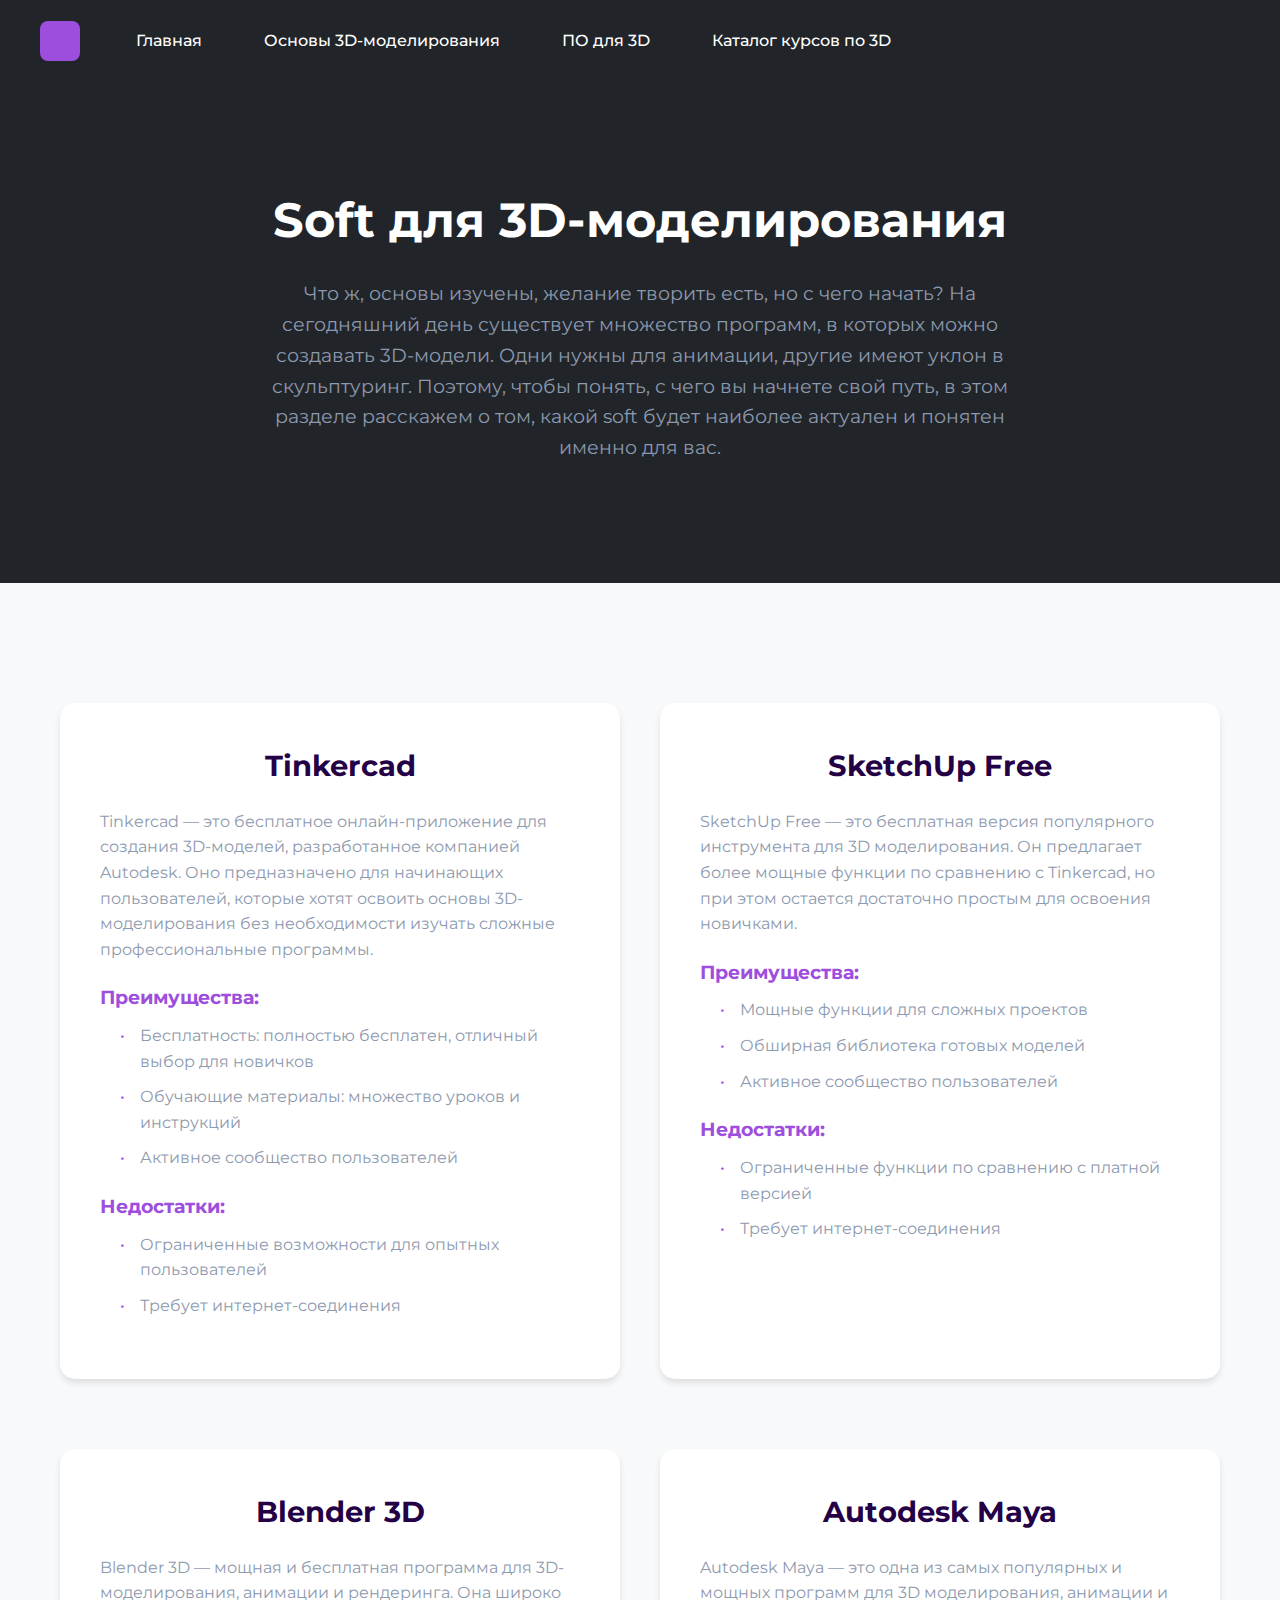
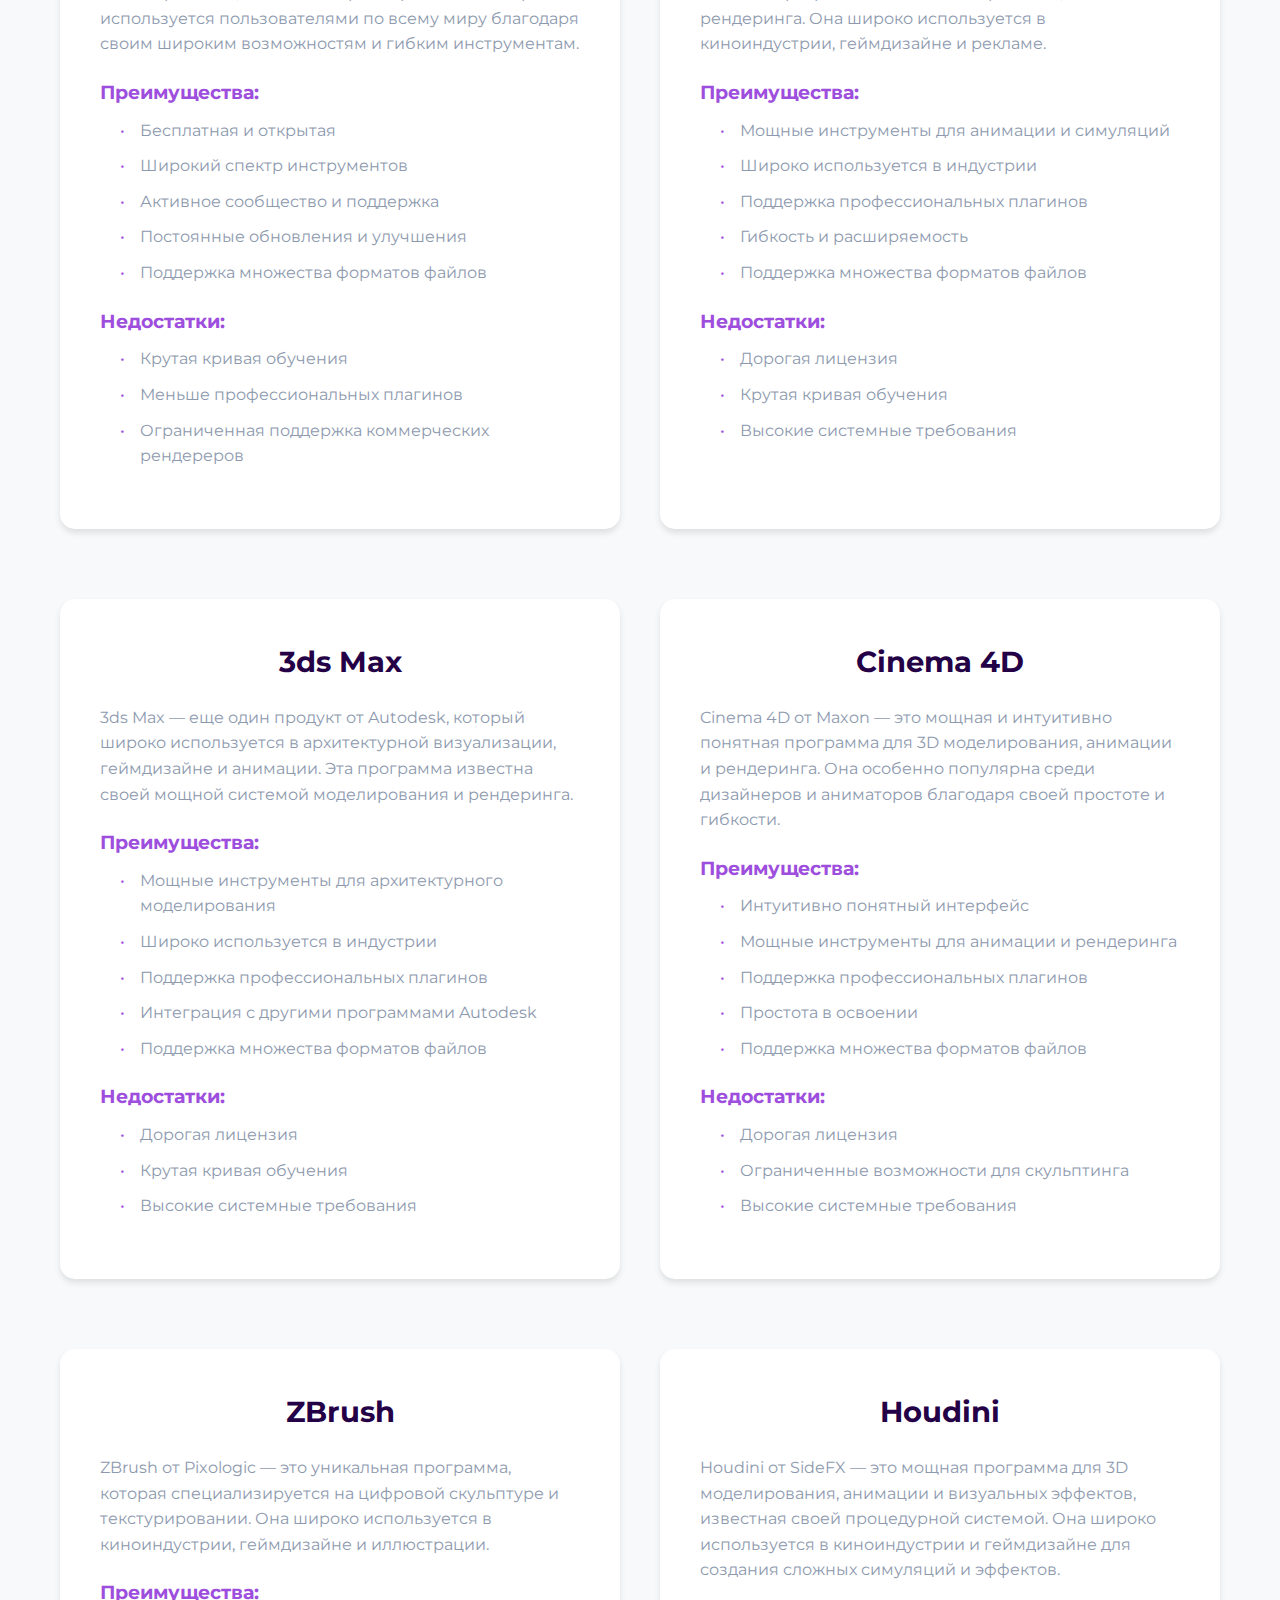
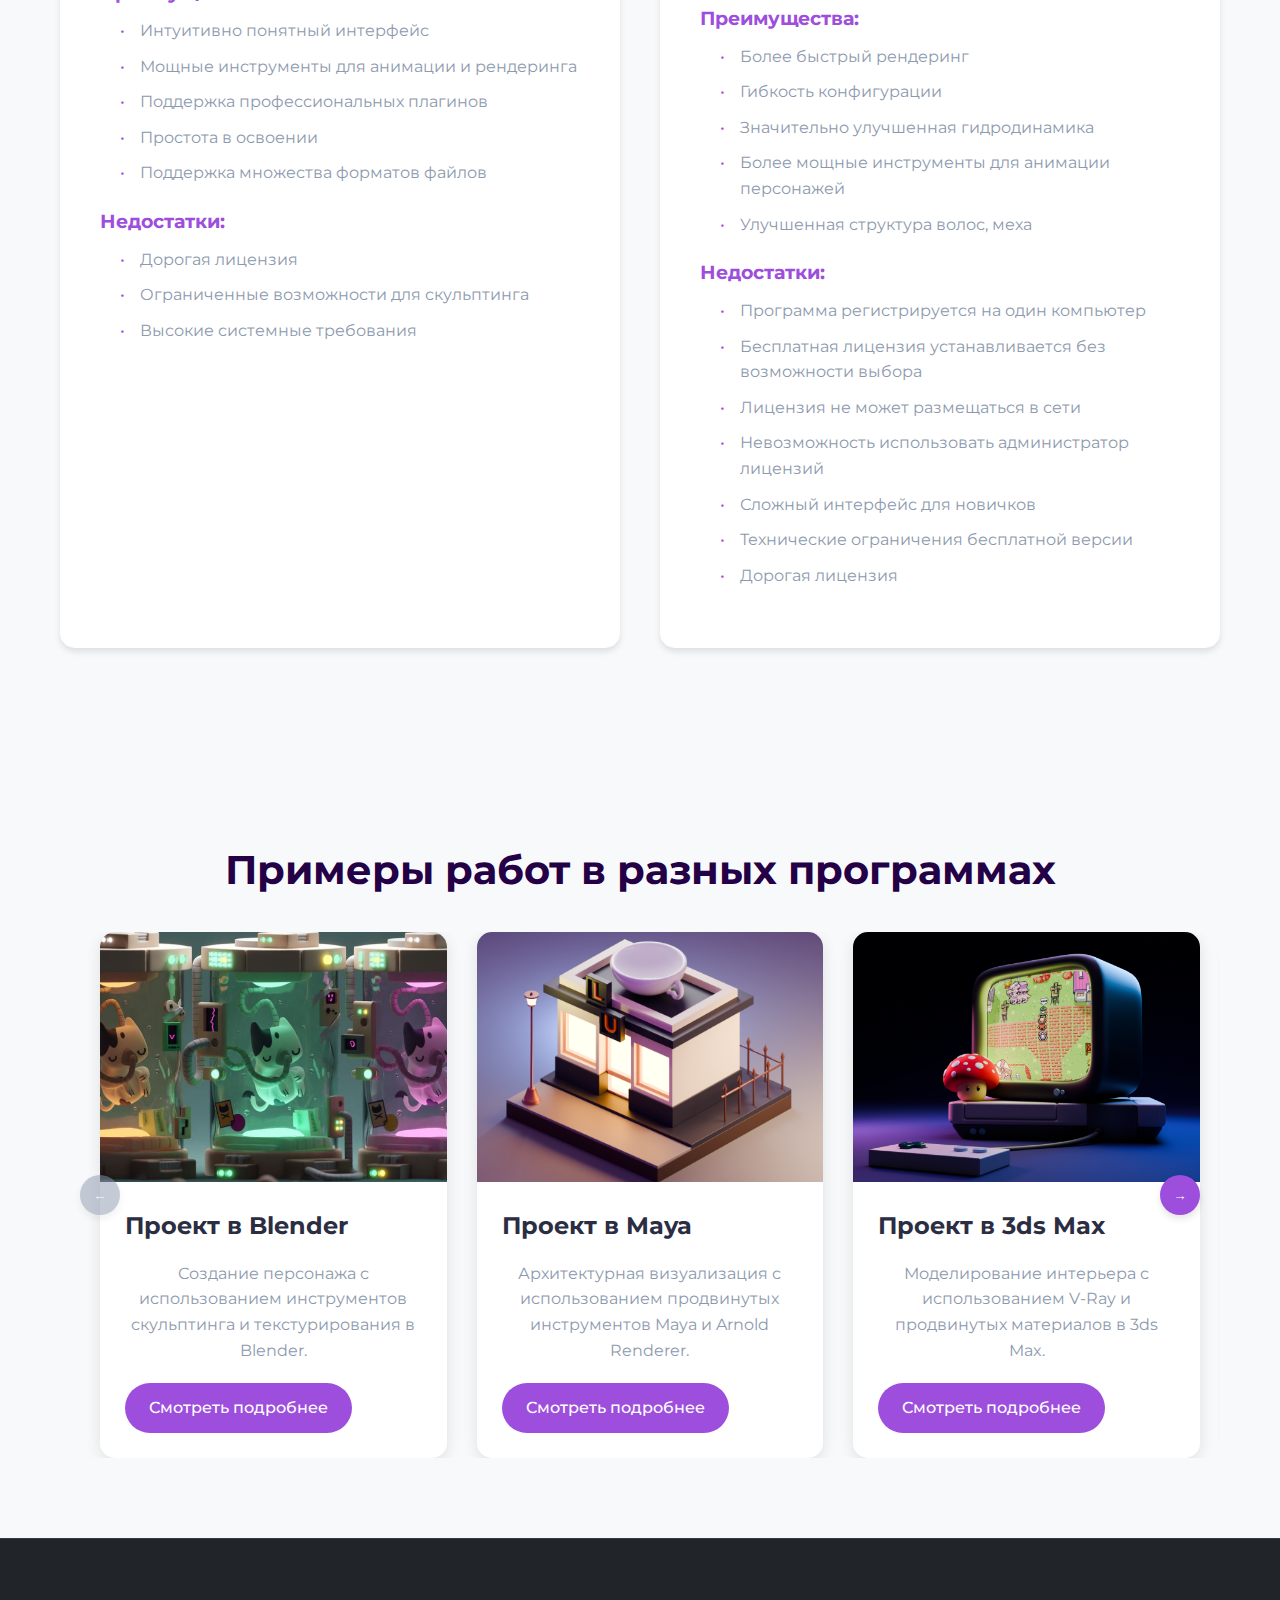
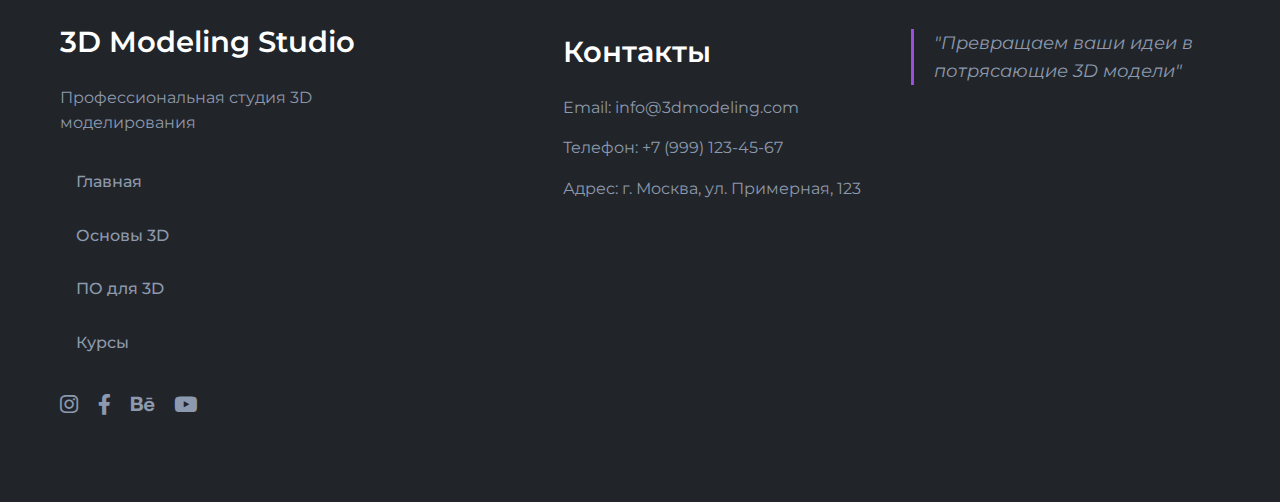
<file: software.html>
<!DOCTYPE html>
<html lang="ru">
<head>
    <meta charset="UTF-8">
    <meta name="viewport" content="width=device-width, initial-scale=1.0">
    <title>ПО для 3D-моделирования | Профессиональная студия</title>
    <link rel="preconnect" href="https://fonts.googleapis.com">
    <link rel="preconnect" href="https://fonts.gstatic.com" crossorigin>
    <link href="https://fonts.googleapis.com/css2?family=Montserrat:wght@400;500;600;700&display=swap" rel="stylesheet">
    <link rel="stylesheet" href="styles.css">
</head>
<body>
    <header class="header">
        <div class="logo-square"></div>
        <button class="mobile-menu-btn" aria-label="Открыть меню">
            <span></span>
            <span></span>
            <span></span>
        </button>
        <nav>
            <a href="index.html">Главная</a>
            <a href="basics.html">Основы 3D-моделирования</a>
            <a href="software.html">ПО для 3D</a>
            <a href="courses.html">Каталог курсов по 3D</a>
        </nav>
    </header>

    <main>
        <section class="software-hero">
            <div class="container">
                <h1>Soft для 3D-моделирования</h1>
                <p>Что ж, основы изучены, желание творить есть, но с чего начать? На сегодняшний день существует множество программ, в которых можно создавать 3D-модели. Одни нужны для анимации, другие имеют уклон в скульптуринг. Поэтому, чтобы понять, с чего вы начнете свой путь, в этом разделе расскажем о том, какой soft будет наиболее актуален и понятен именно для вас.</p>
            </div>
        </section>

        <section class="software-content">
            <div class="container">
                <div class="software-grid">
                    <article class="software-item">
                        <h2>Tinkercad</h2>
                        <p>Tinkercad — это бесплатное онлайн-приложение для создания 3D-моделей, разработанное компанией Autodesk. Оно предназначено для начинающих пользователей, которые хотят освоить основы 3D-моделирования без необходимости изучать сложные профессиональные программы.</p>
                        <h3>Преимущества:</h3>
                        <ul>
                            <li>Бесплатность: полностью бесплатен, отличный выбор для новичков</li>
                            <li>Обучающие материалы: множество уроков и инструкций</li>
                            <li>Активное сообщество пользователей</li>
                        </ul>
                        <h3>Недостатки:</h3>
                        <ul>
                            <li>Ограниченные возможности для опытных пользователей</li>
                            <li>Требует интернет-соединения</li>
                        </ul>
                    </article>

                    <article class="software-item">
                        <h2>SketchUp Free</h2>
                        <p>SketchUp Free — это бесплатная версия популярного инструмента для 3D моделирования. Он предлагает более мощные функции по сравнению с Tinkercad, но при этом остается достаточно простым для освоения новичками.</p>
                        <h3>Преимущества:</h3>
                        <ul>
                            <li>Мощные функции для сложных проектов</li>
                            <li>Обширная библиотека готовых моделей</li>
                            <li>Активное сообщество пользователей</li>
                        </ul>
                        <h3>Недостатки:</h3>
                        <ul>
                            <li>Ограниченные функции по сравнению с платной версией</li>
                            <li>Требует интернет-соединения</li>
                        </ul>
                    </article>

                    <article class="software-item">
                        <h2>Blender 3D</h2>
                        <p>Blender 3D — мощная и бесплатная программа для 3D-моделирования, анимации и рендеринга. Она широко используется пользователями по всему миру благодаря своим широким возможностям и гибким инструментам.</p>
                        <h3>Преимущества:</h3>
                        <ul>
                            <li>Бесплатная и открытая</li>
                            <li>Широкий спектр инструментов</li>
                            <li>Активное сообщество и поддержка</li>
                            <li>Постоянные обновления и улучшения</li>
                            <li>Поддержка множества форматов файлов</li>
                        </ul>
                        <h3>Недостатки:</h3>
                        <ul>
                            <li>Крутая кривая обучения</li>
                            <li>Меньше профессиональных плагинов</li>
                            <li>Ограниченная поддержка коммерческих рендереров</li>
                        </ul>
                    </article>

                    <article class="software-item">
                        <h2>Autodesk Maya</h2>
                        <p>Autodesk Maya — это одна из самых популярных и мощных программ для 3D моделирования, анимации и рендеринга. Она широко используется в киноиндустрии, геймдизайне и рекламе.</p>
                        <h3>Преимущества:</h3>
                        <ul>
                            <li>Мощные инструменты для анимации и симуляций</li>
                            <li>Широко используется в индустрии</li>
                            <li>Поддержка профессиональных плагинов</li>
                            <li>Гибкость и расширяемость</li>
                            <li>Поддержка множества форматов файлов</li>
                        </ul>
                        <h3>Недостатки:</h3>
                        <ul>
                            <li>Дорогая лицензия</li>
                            <li>Крутая кривая обучения</li>
                            <li>Высокие системные требования</li>
                        </ul>
                    </article>

                    <article class="software-item">
                        <h2>3ds Max</h2>
                        <p>3ds Max — еще один продукт от Autodesk, который широко используется в архитектурной визуализации, геймдизайне и анимации. Эта программа известна своей мощной системой моделирования и рендеринга.</p>
                        <h3>Преимущества:</h3>
                        <ul>
                            <li>Мощные инструменты для архитектурного моделирования</li>
                            <li>Широко используется в индустрии</li>
                            <li>Поддержка профессиональных плагинов</li>
                            <li>Интеграция с другими программами Autodesk</li>
                            <li>Поддержка множества форматов файлов</li>
                        </ul>
                        <h3>Недостатки:</h3>
                        <ul>
                            <li>Дорогая лицензия</li>
                            <li>Крутая кривая обучения</li>
                            <li>Высокие системные требования</li>
                        </ul>
                    </article>

                    <article class="software-item">
                        <h2>Cinema 4D</h2>
                        <p>Cinema 4D от Maxon — это мощная и интуитивно понятная программа для 3D моделирования, анимации и рендеринга. Она особенно популярна среди дизайнеров и аниматоров благодаря своей простоте и гибкости.</p>
                        <h3>Преимущества:</h3>
                        <ul>
                            <li>Интуитивно понятный интерфейс</li>
                            <li>Мощные инструменты для анимации и рендеринга</li>
                            <li>Поддержка профессиональных плагинов</li>
                            <li>Простота в освоении</li>
                            <li>Поддержка множества форматов файлов</li>
                        </ul>
                        <h3>Недостатки:</h3>
                        <ul>
                            <li>Дорогая лицензия</li>
                            <li>Ограниченные возможности для скульптинга</li>
                            <li>Высокие системные требования</li>
                        </ul>
                    </article>

                    <article class="software-item">
                        <h2>ZBrush</h2>
                        <p>ZBrush от Pixologic — это уникальная программа, которая специализируется на цифровой скульптуре и текстурировании. Она широко используется в киноиндустрии, геймдизайне и иллюстрации.</p>
                        <h3>Преимущества:</h3>
                        <ul>
                            <li>Интуитивно понятный интерфейс</li>
                            <li>Мощные инструменты для анимации и рендеринга</li>
                            <li>Поддержка профессиональных плагинов</li>
                            <li>Простота в освоении</li>
                            <li>Поддержка множества форматов файлов</li>
                        </ul>
                        <h3>Недостатки:</h3>
                        <ul>
                            <li>Дорогая лицензия</li>
                            <li>Ограниченные возможности для скульптинга</li>
                            <li>Высокие системные требования</li>
                        </ul>
                    </article>

                    <article class="software-item">
                        <h2>Houdini</h2>
                        <p>Houdini от SideFX — это мощная программа для 3D моделирования, анимации и визуальных эффектов, известная своей процедурной системой. Она широко используется в киноиндустрии и геймдизайне для создания сложных симуляций и эффектов.</p>
                        <h3>Преимущества:</h3>
                        <ul>
                            <li>Более быстрый рендеринг</li>
                            <li>Гибкость конфигурации</li>
                            <li>Значительно улучшенная гидродинамика</li>
                            <li>Более мощные инструменты для анимации персонажей</li>
                            <li>Улучшенная структура волос, меха</li>
                        </ul>
                        <h3>Недостатки:</h3>
                        <ul>
                            <li>Программа регистрируется на один компьютер</li>
                            <li>Бесплатная лицензия устанавливается без возможности выбора</li>
                            <li>Лицензия не может размещаться в сети</li>
                            <li>Невозможность использовать администратор лицензий</li>
                            <li>Сложный интерфейс для новичков</li>
                            <li>Технические ограничения бесплатной версии</li>
                            <li>Дорогая лицензия</li>
                        </ul>
                    </article>
                </div>
            </div>
        </section>
    </main>

    <section class="portfolio-section" id="portfolio">
        <div class="container">
            <h2 class="section-title">Примеры работ в разных программах</h2>
            <div class="portfolio-grid">
                <div class="my-slider">
                    <div class="slides-container">
                        <div class="my-slide">
                            <div class="portfolio-card">
                                <img src="assets/img/model1.png" alt="Проект в Blender">
                                <div class="portfolio-card-content">
                                    <h3>Проект в Blender</h3>
                                    <p>Создание персонажа с использованием инструментов скульптинга и текстурирования в Blender.</p>
                                    <a href="#" class="button">Смотреть подробнее</a>
                                </div>
                            </div>
                        </div>
                        <div class="my-slide">
                            <div class="portfolio-card">
                                <img src="assets/img/model2.png" alt="Проект в Maya">
                                <div class="portfolio-card-content">
                                    <h3>Проект в Maya</h3>
                                    <p>Архитектурная визуализация с использованием продвинутых инструментов Maya и Arnold Renderer.</p>
                                    <a href="#" class="button">Смотреть подробнее</a>
                                </div>
                            </div>
                        </div>
                        <div class="my-slide">
                            <div class="portfolio-card">
                                <img src="assets/img/model3.png" alt="Проект в 3ds Max">
                                <div class="portfolio-card-content">
                                    <h3>Проект в 3ds Max</h3>
                                    <p>Моделирование интерьера с использованием V-Ray и продвинутых материалов в 3ds Max.</p>
                                    <a href="#" class="button">Смотреть подробнее</a>
                                </div>
                            </div>
                        </div>
                        <div class="my-slide">
                            <div class="portfolio-card">
                                <img src="assets/img/model4.png" alt="Проект в ZBrush">
                                <div class="portfolio-card-content">
                                    <h3>Проект в ZBrush</h3>
                                    <p>Детальная проработка персонажа с использованием продвинутых техник скульптинга в ZBrush.</p>
                                    <a href="#" class="button">Смотреть подробнее</a>
                                </div>
                            </div>
                        </div>
                    </div>
                    <div class="slider-nav">
                        <button class="slider-button prev-button" aria-label="Предыдущий слайд">←</button>
                        <button class="slider-button next-button" aria-label="Следующий слайд">→</button>
                    </div>
                </div>
            </div>
        </div>
    </section>
    <footer class="footer">
        <div class="container footer-content">
            <div class="footer-info">
                <h3>3D Modeling Studio</h3>
                <p>Профессиональная студия 3D моделирования</p>
                <nav class="footer-nav">
                    <a href="index.html">Главная</a>
                    <a href="basics.html">Основы 3D</a>
                    <a href="software.html">ПО для 3D</a>
                    <a href="courses.html">Курсы</a>
                </nav>
                <div class="social-links">
                    <a href="#" class="social-icon">
                        <i class="fab fa-instagram"></i>
                    </a>
                    <a href="#" class="social-icon">
                        <i class="fab fa-facebook-f"></i>
                    </a>
                    <a href="#" class="social-icon">
                        <i class="fab fa-behance"></i>
                    </a>
                    <a href="#" class="social-icon">
                        <i class="fab fa-youtube"></i>
                    </a>
                </div>
            </div>
            <div class="footer-contact">
                <h3>Контакты</h3>
                <p>Email: info@3dmodeling.com</p>
                <p>Телефон: +7 (999) 123-45-67</p>
                <p>Адрес: г. Москва, ул. Примерная, 123</p>
            </div>
            <div class="footer-quote">
                <blockquote class="quote">
                    "Превращаем ваши идеи в потрясающие 3D модели"
                </blockquote>
            </div>
        </div>
    </footer>

    <link rel="stylesheet" href="https://cdnjs.cloudflare.com/ajax/libs/font-awesome/6.0.0/css/all.min.css">
    <script>
        document.addEventListener('DOMContentLoaded', function() {
            // Mobile menu functionality
            const mobileMenuBtn = document.querySelector('.mobile-menu-btn');
            const nav = document.querySelector('nav');

            mobileMenuBtn.addEventListener('click', function() {
                this.classList.toggle('active');
                nav.classList.toggle('active');
            });

            // Close menu when clicking outside
            document.addEventListener('click', function(e) {
                if (!nav.contains(e.target) && !mobileMenuBtn.contains(e.target) && nav.classList.contains('active')) {
                    mobileMenuBtn.classList.remove('active');
                    nav.classList.remove('active');
                }
            });

            // Close menu when clicking on a link
            nav.querySelectorAll('a').forEach(link => {
                link.addEventListener('click', () => {
                    mobileMenuBtn.classList.remove('active');
                    nav.classList.remove('active');
                });
            });
        });
    </script>
    <script src="script.js"></script>
</body>
</html>
</file>
<file: styles.css>
:root {
    --primary-color: #9D4EDD; /* Основной цвет */
    --primary-dark: #7B2CBF; /* Темный оттенок основного цвета */
    --secondary-color: #240046; /* Вторичный цвет */
    --accent-color: #FF6B6B; /* Акцентный цвет */
    --text-dark: #2B2D42; /* Темный цвет текста */
    --text-light: #8D99AE; /* Светлый цвет текста */
    --background-light: #F8F9FA; /* Светлый фон */
    --background-dark: #212529; /* Темный фон */
    --shadow: 0 4px 6px rgba(0, 0, 0, 0.1); /* Тень */
    --transition: all 0.3s ease; /* Переход */
}

* {
    margin: 0; /* Убираем отступы */
    padding: 0; /* Убираем внутренние отступы */
    box-sizing: border-box; /* Включаем padding и border в ширину и высоту элементов */
}

body {
    font-family: 'Montserrat', sans-serif; /* Шрифт */
    line-height: 1.6; /* Высота строки */
    color: var(--text-dark); /* Цвет текста */
    background: var(--background-light); /* Фон */
}

.header {
    background: var(--background-dark); /* Фон заголовка */
    display: flex; /* Флексбокс */
    align-items: center; /* Выравнивание по центру */
    padding: 20px 40px; /* Внутренние отступы */
    gap: 40px; /* Расстояние между элементами */
    box-shadow: var(--shadow); /* Тень */
}

.logo-square {
    width: 40px; /* Ширина */
    height: 40px; /* Высота */
    background: var(--primary-color); /* Фон */
    border-radius: 8px; /* Скругление углов */
    transition: var(--transition); /* Переход */
}

.logo-square:hover {
    transform: rotate(45deg); /* Поворот при наведении */
}

nav {
    display: flex; /* Флексбокс */
    gap: 30px; /* Расстояние между элементами */
}

nav a {
    color: white; /* Цвет текста */
    text-decoration: none; /* Убираем подчеркивание */
    font-weight: 500; /* Толщина шрифта */
    transition: var(--transition); /* Переход */
    padding: 8px 16px; /* Внутренние отступы */
    border-radius: 20px; /* Скругление углов */
}

nav a:hover {
    background: var(--primary-color); /* Фон при наведении */
    transform: translateY(-2px); /* Смещение вверх при наведении */
}

.video-section {
    width: 100%; /* Ширина */
    background: var(--background-dark); /* Фон */
}

.video-container {
    position: relative; /* Позиционирование */
    width: 100%; /* Ширина */
    height: 80vh; /* Высота */
    margin-top: 0; /* Верхний отступ */
    overflow: hidden; /* Скрытие переполнения */
}

.video-container::after {
    content: ''; /* Пустое содержимое */
    position: absolute; /* Абсолютное позиционирование */
    top: 0; /* Верх */
    left: 0; /* Лево */
    width: 100%; /* Ширина */
    height: 100%; /* Высота */
    background: rgba(0, 0, 0, 0.4); /* Фон */
    z-index: 1; /* Значение z-index */
}

.video-container video {
    width: 100%; /* Ширина */
    height: 100%; /* Высота */
    object-fit: cover; /* Покрытие */
}

.hero-content {
    z-index: 2; /* Значение z-index */
}

section {
    padding: 80px 40px; /* Внутренние отступы */
}

section h2 {
    font-size: 2.5rem; /* Размер шрифта */
    margin-bottom: 30px; /* Нижний отступ */
    color: var(--secondary-color); /* Цвет текста */
    text-align: center; /* Выравнивание текста по центру */
}

section p {
    color: var(--text-light); /* Цвет текста */
    max-width: 800px; /* Максимальная ширина */
    margin: 0 auto 20px; /* Отступы */
    text-align: center; /* Выравнивание текста по центру */
}

.benefits {
    background: var(--primary-color); /* Фон */
    color: white; /* Цвет текста */
}

.benefits h2 {
    color: white; /* Цвет текста */
}

.benefits-grid {
    display: grid; /* Грид */
    grid-template-columns: repeat(3, 1fr); /* Колонки */
    gap: 30px; /* Расстояние между элементами */
    max-width: 1200px; /* Максимальная ширина */
    margin: 0 auto; /* Отступы */
}

.benefits-grid > div {
    grid-column: span 1; /* Колонка */
}

.benefit-item {
    background: rgba(255, 255, 255, 0.1); /* Фон */
    padding: 30px; /* Внутренние отступы */
    border-radius: 15px; /* Скругление углов */
    transition: var(--transition); /* Переход */
    text-align: center; /* Выравнивание текста по центру */
}

.benefit-item:hover {
    transform: translateY(-5px); /* Смещение вверх при наведении */
    background: rgba(255, 255, 255, 0.15); /* Фон при наведении */
}

.benefit-item h3 {
    color: white; /* Цвет текста */
    margin-bottom: 15px; /* Нижний отступ */
    font-size: 1.5rem; /* Размер шрифта */
}

.benefit-item p {
    color: rgba(255, 255, 255, 0.9); /* Цвет текста */
    text-align: left; /* Выравнивание текста по левому краю */
}

.gallery {
    background: var(--background-light); /* Фон */
    padding: 80px 0; /* Внутренние отступы */
}

.my-slider {
    position: relative; /* Позиционирование */
    width: 100%; /* Ширина */
    overflow: hidden; /* Скрытие переполнения */
    padding: 20px 0; /* Внутренние отступы */
}

.slides-container {
    display: flex; /* Флексбокс */
    transition: transform 0.5s ease-in-out; /* Переход */
    gap: 20px; /* Расстояние между элементами */
    width: 100%; /* Ширина */
}

.my-slide {
    width: calc((100% - 40px) / 3); /* Ширина */
    flex: 0 0 auto; /* Флекс */
}

.portfolio-card {
    background: white; /* Фон */
    border-radius: 12px; /* Скругление углов */
    overflow: hidden; /* Скрытие переполнения */
    box-shadow: var(--shadow); /* Тень */
    height: 100%; /* Высота */
    display: flex; /* Флексбокс */
    flex-direction: column; /* Направление флекса */
}

.portfolio-card img {
    width: 100%; /* Ширина */
    height: 250px; /* Высота */
    object-fit: cover; /* Покрытие */
}

.portfolio-card-content {
    padding: 20px; /* Внутренние отступы */
    flex-grow: 1; /* Рост флекса */
    display: flex; /* Флексбокс */
    flex-direction: column; /* Направление флекса */
}

.portfolio-card h3 {
    color: var(--secondary-color); /* Цвет текста */
    margin-bottom: 10px; /* Нижний отступ */
    font-size: 1.2rem; /* Размер шрифта */
}

.portfolio-card p {
    color: var(--text-light); /* Цвет текста */
    margin-bottom: 20px; /* Нижний отступ */
    flex-grow: 1; /* Рост флекса */
}

.portfolio-card .button {
    display: inline-block; /* Встроенный блок */
    padding: 12px 24px; /* Внутренние отступы */
    background: var(--primary-color); /* Фон */
    color: white; /* Цвет текста */
    text-decoration: none; /* Убираем подчеркивание */
    border-radius: 25px; /* Скругление углов */
    font-weight: 500; /* Толщина шрифта */
    transition: var(--transition); /* Переход */
    text-align: center; /* Выравнивание текста по центру */
    border: none; /* Убираем границу */
    cursor: pointer; /* Курсор */
    margin-top: auto; /* Автоматический верхний отступ */
}

.portfolio-card .button:hover {
    background: var(--primary-dark); /* Фон при наведении */
    transform: translateY(-2px); /* Смещение вверх при наведении */
    box-shadow: var(--shadow); /* Тень */
}

.slider-nav {
    position: absolute; /* Абсолютное позиционирование */
    top: 50%; /* Верх */
    transform: translateY(-50%); /* Смещение */
    width: 100%; /* Ширина */
    margin: 0 auto; /* Отступы */
    left: 0; /* Лево */
    display: flex; /* Флексбокс */
    justify-content: space-between; /* Распределение контента */
    pointer-events: none; /* Отключение событий указателя */
    z-index: 2; /* Значение z-index */
}

.slider-button {
    background: var(--primary-color); /* Фон */
    color: white; /* Цвет текста */
    border: none; /* Убираем границу */
    width: 40px; /* Ширина */
    height: 40px; /* Высота */
    border-radius: 50%; /* Скругление углов */
    cursor: pointer; /* Курсор */
    display: flex; /* Флексбокс */
    align-items: center; /* Выравнивание по центру */
    justify-content: center; /* Распределение контента */
    transition: var(--transition); /* Переход */
    pointer-events: auto; /* Включение событий указателя */
    box-shadow: var(--shadow); /* Тень */
    margin: 0 20px; /* Отступы */
}

.slider-button:hover {
    background: var(--primary-dark); /* Фон при наведении */
    transform: scale(1.1); /* Масштабирование при наведении */
}

.slider-button:disabled {
    background: var(--text-light); /* Фон */
    cursor: not-allowed; /* Курсор */
    opacity: 0.5; /* Прозрачность */
}

@media (max-width: 1024px) {
    .my-slide {
        width: calc((100% - 20px) / 2); /* Ширина */
    }
}

@media (max-width: 768px) {
    .my-slide {
        width: 100%; /* Ширина */
    }
}

.portfolio-section {
    padding: 80px 0; /* Внутренние отступы */
    background: var(--background-light); /* Фон */
}

.portfolio-grid {
    width: 100%; /* Ширина */
    overflow: hidden; /* Скрытие переполнения */
}

.my-slider {
    position: relative; /* Позиционирование */
    max-width: 1200px; /* Максимальная ширина */
    margin: 0 auto; /* Отступы */
    padding: 0 40px; /* Внутренние отступы */
}

.slides-container {
    display: flex; /* Флексбокс */
    transition: transform 0.5s ease-in-out; /* Переход */
    gap: 30px; /* Расстояние между элементами */
}

.my-slide {
    min-width: calc((100% - 60px) / 3); /* Минимальная ширина */
    flex: 0 0 auto; /* Флекс */
}

.portfolio-card {
    background: white; /* Фон */
    border-radius: 15px; /* Скругление углов */
    overflow: hidden; /* Скрытие переполнения */
    box-shadow: 0 4px 15px rgba(0, 0, 0, 0.1); /* Тень */
    display: flex; /* Флексбокс */
    flex-direction: column; /* Направление флекса */
    height: 100%; /* Высота */
}

.portfolio-card img {
    width: 100%; /* Ширина */
    height: 250px; /* Высота */
    object-fit: cover; /* Покрытие */
}

.portfolio-card-content {
    padding: 25px; /* Внутренние отступы */
    flex-grow: 1; /* Рост флекса */
    display: flex; /* Флексбокс */
    flex-direction: column; /* Направление флекса */
}

.portfolio-card h3 {
    font-size: 1.5rem; /* Размер шрифта */
    margin-bottom: 15px; /* Нижний отступ */
    color: var(--text-dark); /* Цвет текста */
}

.portfolio-card p {
    color: var(--text-light); /* Цвет текста */
    margin-bottom: 20px; /* Нижний отступ */
    flex-grow: 1; /* Рост флекса */
}

.portfolio-card .button {
    margin-top: auto; /* Автоматический верхний отступ */
    align-self: flex-start; /* Выравнивание по левому краю */
}

.process-grid {
    display: grid; /* Грид */
    grid-template-columns: repeat(auto-fit, minmax(250px, 1fr)); /* Колонки */
    gap: 30px; /* Расстояние между элементами */
    margin-top: 40px; /* Верхний отступ */
}

.process-item {
    background: rgba(255, 255, 255, 0.1); /* Фон */
    padding: 40px 30px; /* Внутренние отступы */
    border-radius: 15px; /* Скругление углов */
    position: relative; /* Позиционирование */
    transition: var(--transition); /* Переход */
    text-align: center; /* Выравнивание текста по центру */
}

.process-item:hover {
    transform: translateY(-5px); /* Смещение вверх при наведении */
    background: rgba(255, 255, 255, 0.15); /* Фон при наведении */
}

.process-number {
    font-size: 1.2rem; /* Размер шрифта */
    font-weight: 700; /* Толщина шрифта */
    color: var(--primary-color); /* Цвет текста */
    margin-bottom: 15px; /* Нижний отступ */
    display: block; /* Блочное отображение */
}

.process-item h3 {
    font-size: 1.5rem; /* Размер шрифта */
    margin-bottom: 15px; /* Нижний отступ */
    color: white; /* Цвет текста */
}

.process-item p {
    color: rgba(255, 255, 255, 0.9); /* Цвет текста */
    font-size: 1rem; /* Размер шрифта */
    line-height: 1.6; /* Высота строки */
}

.work-prospects {
    background: var(--background-dark); /* Фон */
    color: white; /* Цвет текста */
}

.work-prospects h2 {
    color: white; /* Цвет текста */
}

.work-prospects p {
    color: var(--text-light); /* Цвет текста */
}

.second-gallery {
    background: var(--background-light); /* Фон */
}

.second-gallery .my-slide {
    background: white; /* Фон */
    border-radius: 15px; /* Скругление углов */
    padding: 60px 40px; /* Внутренние отступы */
}

.container {
    max-width: 1200px; /* Максимальная ширина */
    margin: 0 auto; /* Отступы */
    padding: 0 20px; /* Внутренние отступы */
}

.hero {
    position: relative; /* Позиционирование */
    height: auto; /* Высота */
    overflow: hidden; /* Скрытие переполнения */
}

.hero-content {
    position: absolute; /* Абсолютное позиционирование */
    top: 50%; /* Верх */
    left: 50%; /* Лево */
    transform: translate(-50%, -50%); /* Смещение */
    text-align: center; /* Выравнивание текста по центру */
    color: white; /* Цвет текста */
    z-index: 2; /* Значение z-index */
    width: 90%; /* Ширина */
    max-width: 800px; /* Максимальная ширина */
}

.hero-content h1 {
    font-size: 3.5rem; /* Размер шрифта */
    margin-bottom: 20px; /* Нижний отступ */
    text-shadow: 2px 2px 4px rgba(0, 0, 0, 0.5); /* Тень текста */
}

.hero-content p {
    font-size: 1.5rem; /* Размер шрифта */
    margin-bottom: 30px; /* Нижний отступ */
    text-shadow: 1px 1px 2px rgba(0, 0, 0, 0.5); /* Тень текста */
}

.cta-button {
    display: inline-block; /* Встроенный блок */
    padding: 15px 40px; /* Внутренние отступы */
    background: var(--primary-color); /* Фон */
    color: white; /* Цвет текста */
    text-decoration: none; /* Убираем подчеркивание */
    border-radius: 30px; /* Скругление углов */
    font-weight: 600; /* Толщина шрифта */
    transition: var(--transition); /* Переход */
    text-transform: uppercase; /* Верхний регистр */
    letter-spacing: 1px; /* Межбуквенный интервал */
}

.cta-button:hover {
    background: var(--primary-dark); /* Фон при наведении */
    transform: translateY(-2px); /* Смещение вверх при наведении */
}

.software-item {
    background: white; /* Фон */
    border-radius: 15px; /* Скругление углов */
    padding: 30px; /* Внутренние отступы */
    margin-bottom: 30px; /* Нижний отступ */
    box-shadow: var(--shadow); /* Тень */
}

.software-item h2 {
    color: var(--secondary-color); /* Цвет текста */
    margin-bottom: 20px; /* Нижний отступ */
    font-size: 1.8rem; /* Размер шрифта */
}

.software-item h3 {
    color: var(--primary-color); /* Цвет текста */
    margin: 20px 0 10px; /* Отступы */
    font-size: 1.2rem; /* Размер шрифта */
}

.software-item p {
    color: var(--text-light); /* Цвет текста */
    margin-bottom: 15px; /* Нижний отступ */
    line-height: 1.6; /* Высота строки */
}

.software-item ul {
    list-style-type: none; /* Убираем маркеры списка */
    padding-left: 0; /* Убираем внутренний отступ слева */
    margin-bottom: 20px; /* Нижний отступ */
}

.software-item li {
    color: var(--text-light); /* Цвет текста */
    margin-bottom: 10px; /* Нижний отступ */
    padding-left: 20px; /* Внутренний отступ слева */
    position: relative; /* Позиционирование */
}

.software-item li:before {
    content: "•"; /* Содержимое */
    color: var(--primary-color); /* Цвет текста */
    position: absolute; /* Абсолютное позиционирование */
    left: 0; /* Лево */
}

.software-item .video-container {
    position: relative; /* Позиционирование */
    width: 100%; /* Ширина */
    padding-bottom: 56.25%; /* Нижний внутренний отступ */
    margin: 20px 0; /* Отступы */
}

.software-item .video-container iframe {
    position: absolute; /* Абсолютное позиционирование */
    top: 0; /* Верх */
    left: 0; /* Лево */
    width: 100%; /* Ширина */
    height: 100%; /* Высота */
    border-radius: 8px; /* Скругление углов */
}

@media (max-width: 768px) {
    .software-item {
        padding: 20px; /* Внутренние отступы */
    }
    .video-container{
        height: 110vh; /* Высота */
    }
    .software-item h2 {
        font-size: 1.5rem; /* Размер шрифта */
    }

    .software-item h3 {
        font-size: 1.1rem; /* Размер шрифта */
    }
}

.basics-hero,
.software-hero,
.courses-hero {
    background: var(--background-dark); /* Фон */
    color: white; /* Цвет текста */
    padding: 100px 0; /* Внутренние отступы */
    text-align: center; /* Выравнивание текста по центру */
}

.basics-hero h1,
.software-hero h1,
.courses-hero h1 {
    font-size: 3rem; /* Размер шрифта */
    margin-bottom: 20px; /* Нижний отступ */
}

.basics-hero p,
.software-hero p,
.courses-hero p {
    font-size: 1.2rem; /* Размер шрифта */
    color: var(--text-light); /* Цвет текста */
}

.basics-content,
.software-content,
.courses-content {
    padding: 80px 0; /* Внутренние отступы */
    background: var(--background-light); /* Фон */
}

.basics-grid,
.software-grid {
    display: grid; /* Грид */
    grid-template-columns: repeat(2, 1fr); /* Колонки */
    gap: 40px; /* Расстояние между элементами */
    margin-top: 40px; /* Верхний отступ */
}

.basics-item,
.software-item {
    background: white; /* Фон */
    padding: 40px; /* Внутренние отступы */
    border-radius: 15px; /* Скругление углов */
    box-shadow: var(--shadow); /* Тень */
}

.basics-item h2,
.software-item h2 {
    color: var(--secondary-color); /* Цвет текста */
    font-size: 1.8rem; /* Размер шрифта */
    margin-bottom: 20px; /* Нижний отступ */
}

.basics-item p,
.software-item p {
    color: var(--text-light); /* Цвет текста */
    margin-bottom: 20px; /* Нижний отступ */
    text-align: left; /* Выравнивание текста по левому краю */
}

.basics-item ul,
.basics-item ol,
.software-item ul {
    padding-left: 20px; /* Внутренний отступ слева */
    color: var(--text-light); /* Цвет текста */
}

.basics-item li,
.software-item li {
    margin-bottom: 10px; /* Нижний отступ */
}

.software-link {
    display: inline-block; /* Встроенный блок */
    padding: 12px 24px; /* Внутренние отступы */
    background: var(--primary-color); /* Фон */
    color: white; /* Цвет текста */
    text-decoration: none; /* Убираем подчеркивание */
    border-radius: 25px; /* Скругление углов */
    margin-top: 20px; /* Верхний отступ */
    transition: var(--transition); /* Переход */
}

.software-link:hover {
    background: var(--primary-dark); /* Фон при наведении */
    transform: translateY(-2px); /* Смещение вверх при наведении */
}

.courses-grid {
    display: grid; /* Грид */
    grid-template-columns: repeat(2, 1fr); /* Колонки */
    gap: 40px; /* Расстояние между элементами */
    margin-top: 40px; /* Верхний отступ */
}

.course-card {
    background: white; /* Фон */
    border-radius: 15px; /* Скругление углов */
    overflow: hidden; /* Скрытие переполнения */
    box-shadow: var(--shadow); /* Тень */
}

.course-image {
    width: 100%; /* Ширина */
    height: 250px; /* Высота */
    overflow: hidden; /* Скрытие переполнения */
}

.course-image img {
    width: 100%; /* Ширина */
    height: 100%; /* Высота */
    object-fit: cover; /* Покрытие */
    transition: var(--transition); /* Переход */
}

.course-card:hover .course-image img {
    transform: scale(1.05); /* Масштабирование при наведении */
}

.course-info {
    padding: 30px; /* Внутренние отступы */
}

.course-info h2 {
    color: var(--secondary-color); /* Цвет текста */
    font-size: 1.8rem; /* Размер шрифта */
    margin-bottom: 15px; /* Нижний отступ */
}

.course-info p {
    color: var(--text-light); /* Цвет текста */
    margin-bottom: 20px; /* Нижний отступ */
    text-align: left; /* Выравнивание текста по левому краю */
}

.course-info ul {
    list-style: none; /* Убираем маркеры списка */
    padding: 0; /* Убираем внутренние отступы */
    margin-bottom: 25px; /* Нижний отступ */
}

.course-info li {
    color: var(--text-light); /* Цвет текста */
    margin-bottom: 10px; /* Нижний отступ */
    padding-left: 25px; /* Внутренний отступ слева */
    position: relative; /* Позиционирование */
}

.course-info li:before {
    content: "•"; /* Содержимое */
    color: var(--primary-color); /* Цвет текста */
    position: absolute; /* Абсолютное позиционирование */
    left: 0; /* Лево */
    font-size: 1.5em; /* Размер шрифта */
    line-height: 1; /* Высота строки */
}

.course-button {
    display: inline-block; /* Встроенный блок */
    padding: 12px 30px; /* Внутренние отступы */
    background: var(--primary-color); /* Фон */
    color: white; /* Цвет текста */
    text-decoration: none; /* Убираем подчеркивание */
    border-radius: 25px; /* Скругление углов */
    transition: var(--transition); /* Переход */
    font-weight: 500; /* Толщина шрифта */
}

.course-button:hover {
    background: var(--primary-dark); /* Фон при наведении */
    transform: translateY(-2px); /* Смещение вверх при наведении */
}

@media (max-width: 768px) {
    .basics-grid,
    .software-grid,
    .courses-grid {
        grid-template-columns: 1fr; /* Колонки */
    }

    .basics-hero h1,
    .software-hero h1,
    .courses-hero h1 {
        font-size: 2.5rem; /* Размер шрифта */
    }

    .basics-item,
    .software-item {
        padding: 30px; /* Внутренние отступы */
    }

    .course-image {
        height: 200px; /* Высота */
    }
}

.contact-section {
    background: var(--background-light); /* Фон */
    padding: 80px 0; /* Внутренние отступы */
}

.contact-form {
    max-width: 600px; /* Максимальная ширина */
    margin: 40px auto 0; /* Отступы */
}

.form-group {
    margin-bottom: 20px; /* Нижний отступ */
}

.form-group input,
.form-group textarea {
    width: 100%; /* Ширина */
    padding: 15px; /* Внутренние отступы */
    border: 2px solid var(--text-light); /* Граница */
    border-radius: 8px; /* Скругление углов */
    background: white; /* Фон */
    font-size: 1rem; /* Размер шрифта */
    transition: var(--transition); /* Переход */
}

.form-group textarea {
    height: 150px; /* Высота */
    resize: vertical; /* Вертикальное изменение размера */
}

.form-group input:focus,
.form-group textarea:focus {
    border-color: var(--primary-color); /* Цвет границы при фокусе */
    outline: none; /* Убираем контур */
}

.submit-button {
    width: 100%; /* Ширина */
    padding: 15px; /* Внутренние отступы */
    background: var(--primary-color); /* Фон */
    color: white; /* Цвет текста */
    border: none; /* Убираем границу */
    border-radius: 8px; /* Скругление углов */
    font-size: 1rem; /* Размер шрифта */
    font-weight: 600; /* Толщина шрифта */
    cursor: pointer; /* Курсор */
    transition: var(--transition); /* Переход */
}

.submit-button:hover {
    background: var(--primary-dark); /* Фон при наведении */
    transform: translateY(-2px); /* Смещение вверх при наведении */
}

.footer-nav {
    display: flex; /* Флексбокс */
    flex-direction: column; /* Направление флекса */
    gap: 10px; /* Расстояние между элементами */
    margin: 20px 0; /* Отступы */
}

.footer-nav a {
    color: var(--text-light); /* Цвет текста */
    text-decoration: none; /* Убираем подчеркивание */
    transition: var(--transition); /* Переход */
    font-size: 1rem; /* Размер шрифта */
    display: inline-flex; /* Встроенный флекс */
    align-items: center; /* Выравнивание по центру */
}

.footer-nav a:hover {
    color: white; /* Цвет текста при наведении */
    transform: translateX(5px); /* Смещение вправо при наведении */
}

.footer {
    background: var(--background-dark); /* Фон */
    color: white; /* Цвет текста */
    padding: 80px 0; /* Внутренние отступы */
    border-top: 1px solid rgba(255, 255, 255, 0.1); /* Верхняя граница */
}

.footer-content {
    display: grid; /* Грид */
    grid-template-columns: 1.5fr 1fr 1fr; /* Колонки */
    gap: 40px; /* Расстояние между элементами */
    max-width: 1200px; /* Максимальная ширина */
    margin: 0 auto; /* Отступы */
    padding: 0 20px; /* Внутренние отступы */
}

.footer-info {
    max-width: 350px; /* Максимальная ширина */
}

.footer-info h3,
.footer-contact h3 {
    font-size: 1.8rem; /* Размер шрифта */
    margin-bottom: 20px; /* Нижний отступ */
    color: white; /* Цвет текста */
    font-weight: 600; /* Толщина шрифта */
}

.footer-info p,
.footer-contact p {
    color: var(--text-light); /* Цвет текста */
    margin-bottom: 15px; /* Нижний отступ */
    line-height: 1.6; /* Высота строки */
}

.footer-nav {
    display: flex; /* Флексбокс */
    flex-direction: column; /* Направление флекса */
    gap: 12px; /* Расстояние между элементами */
    margin: 25px 0; /* Отступы */
}

.social-links {
    display: flex; /* Флексбокс */
    gap: 20px; /* Расстояние между элементами */
    margin-top: 25px; /* Верхний отступ */
}

.social-icon {
    color: var(--text-light); /* Цвет текста */
    text-decoration: none; /* Убираем подчеркивание */
    transition: var(--transition); /* Переход */
    font-size: 1.3rem; /* Размер шрифта */
}

.social-icon:hover {
    color: var(--primary-color); /* Цвет текста при наведении */
    transform: translateY(-3px); /* Смещение вверх при наведении */
}

.footer-contact {
    padding-top: 10px; /* Верхний внутренний отступ */
}

.footer-quote {
    padding-top: 10px; /* Верхний внутренний отступ */
    max-width: 300px; /* Максимальная ширина */
}

.quote {
    font-style: italic; /* Курсив */
    color: var(--text-light); /* Цвет текста */
    border-left: 3px solid var(--primary-color); /* Левая граница */
    padding: 0 0 0 20px; /* Внутренние отступы */
    font-size: 1.1rem; /* Размер шрифта */
    line-height: 1.6; /* Высота строки */
    margin: 0; /* Отступы */
}

@media (max-width: 992px) {
    .footer-content {
        grid-template-columns: 1fr 1fr; /* Колонки */
    }

    .footer-quote {
        grid-column: 1 / -1; /* Колонка */
        max-width: 100%; /* Максимальная ширина */
        padding-top: 20px; /* Верхний внутренний отступ */
    }

    .quote {
        max-width: 500px; /* Максимальная ширина */
        margin: 0 auto; /* Отступы */
    }
}

@media (max-width: 768px) {
    .footer {
        padding: 60px 0; /* Внутренние отступы */
    }

    .footer-content {
        grid-template-columns: 1fr; /* Колонки */
        gap: 40px; /* Расстояние между элементами */
    }

    .footer-info,
    .footer-contact {
        max-width: 100%; /* Максимальная ширина */
        text-align: center; /* Выравнивание текста по центру */
    }

    .footer-nav {
        align-items: center; /* Выравнивание по центру */
    }

    .footer-nav a:hover {
        transform: translateY(-2px); /* Смещение вверх при наведении */
    }

    .social-links {
        justify-content: center; /* Выравнивание по центру */
    }

    .footer-quote {
        padding-top: 0; /* Верхний внутренний отступ */
    }

    .quote {
        text-align: center; /* Выравнивание текста по центру */
        border-left: none; /* Убираем левую границу */
        border-top: 3px solid var(--primary-color); /* Верхняя граница */
        padding: 20px 0 0 0; /* Внутренние отступы */
    }
}

@media (max-width: 768px) {
    .slides-container {
        grid-template-columns: 1fr; /* Колонки */
    }

    .benefits-grid {
        grid-template-columns: 1fr; /* Колонки */
    }
}

@keyframes fadeIn {
    from { opacity: 0; transform: translateY(20px); } /* Начальное состояние */
    to { opacity: 1; transform: translateY(0); } /* Конечное состояние */
}

.benefit-item {
    animation: fadeIn 0.5s ease forwards; /* Анимация */
}

.courses-grid {
    display: grid; /* Грид */
    gap: 30px; /* Расстояние между элементами */
    margin-top: 40px; /* Верхний отступ */
}

.course-card {
    background: white; /* Фон */
    border-radius: 15px; /* Скругление углов */
    overflow: hidden; /* Скрытие переполнения */
    box-shadow: var(--shadow); /* Тень */
    transition: var(--transition); /* Переход */
}

.course-card:hover {
    transform: translateY(-5px); /* Смещение вверх при наведении */
    box-shadow: 0 8px 15px rgba(0, 0, 0, 0.1); /* Тень при наведении */
}

.course-info {
    padding: 30px; /* Внутренние отступы */
}

.course-header {
    margin-bottom: 20px; /* Нижний отступ */
}

.course-header h2 {
    color: var(--secondary-color); /* Цвет текста */
    font-size: 1.5rem; /* Размер шрифта */
    margin-bottom: 15px; /* Нижний отступ */
}

.course-meta {
    display: flex; /* Флексбокс */
    gap: 20px; /* Расстояние между элементами */
    color: var(--text-light); /* Цвет текста */
    font-size: 0.9rem; /* Размер шрифта */
    margin-bottom: 15px; /* Нижний отступ */
}

.course-meta span {
    display: flex; /* Флексбокс */
    align-items: center; /* Выравнивание по центру */
}

.course-meta .rating::before {
    content: "★"; /* Содержимое */
    color: #ffd700; /* Цвет текста */
    margin-right: 5px; /* Правый отступ */
}

.course-price {
    display: flex; /* Флексбокс */
    flex-direction: column; /* Направление флекса */
    gap: 5px; /* Расстояние между элементами */
}

.course-price .monthly {
    font-size: 1.2rem; /* Размер шрифта */
    color: var(--primary-color); /* Цвет текста */
    font-weight: 600; /* Толщина шрифта */
}

.course-price .total {
    color: var(--text-light); /* Цвет текста */
}

.course-price .total s {
    color: var(--text-light); /* Цвет текста */
    opacity: 0.7; /* Прозрачность */
    margin-right: 10px; /* Правый отступ */
}

.course-details {
    margin-top: 20px; /* Верхний отступ */
}

.course-details h3 {
    color: var(--primary-dark); /* Цвет текста */
    font-size: 1.2rem; /* Размер шрифта */
    margin: 20px 0 15px; /* Отступы */
}

.course-details ul,
.course-details ol {
    list-style-position: inside; /* Позиция маркеров списка */
    color: var(--text-light); /* Цвет текста */
    margin-bottom: 20px; /* Нижний отступ */
}

.course-details li {
    margin-bottom: 10px; /* Нижний отступ */
    line-height: 1.5; /* Высота строки */
}

.course-button {
    display: inline-block; /* Встроенный блок */
    padding: 12px 30px; /* Внутренние отступы */
    background: var(--primary-color); /* Фон */
    color: white; /* Цвет текста */
    text-decoration: none; /* Убираем подчеркивание */
    border-radius: 25px; /* Скругление углов */
    font-weight: 500; /* Толщина шрифта */
    transition: var(--transition); /* Переход */
    margin-top: 20px; /* Верхний отступ */
}

.course-button:hover {
    background: var(--primary-dark); /* Фон при наведении */
    transform: translateY(-2px); /* Смещение вверх при наведении */
}

@media (max-width: 768px) {
    .course-info {
        padding: 20px; /* Внутренние отступы */
    }

    .course-header h2 {
        font-size: 1.3rem; /* Размер шрифта */
    }

    .course-meta {
        flex-wrap: wrap; /* Перенос флекса */
    }

    .course-price {
        margin-top: 10px; /* Верхний отступ */
    }
}

.mobile-menu-btn {
    display: none; /* Скрыть */
    background: none; /* Убираем фон */
    border: none; /* Убираем границу */
    cursor: pointer; /* Курсор */
    padding: 10px; /* Внутренние отступы */
    z-index: 1000; /* Значение z-index */
}

.mobile-menu-btn span {
    display: block; /* Блочное отображение */
    width: 25px; /* Ширина */
    height: 3px; /* Высота */
    margin: 5px 0; /* Отступы */
    background: white; /* Фон */
    transition: var(--transition); /* Переход */
}

@media (max-width: 768px) {
    .header {
        padding: 15px 20px; /* Внутренние отступы */
        position: relative; /* Позиционирование */
        justify-content: space-between; /* Распределение контента */
    }

    .mobile-menu-btn {
        display: block; /* Показать */
    }

    nav {
        position: fixed; /* Фиксированное позиционирование */
        top: 0; /* Верх */
        right: -100%; /* Право */
        height: 100vh; /* Высота */
        width: 70%; /* Ширина */
        background: var(--background-dark); /* Фон */
        flex-direction: column; /* Направление флекса */
        padding: 80px 40px; /* Внутренние отступы */
        transition: var(--transition); /* Переход */
        z-index: 999; /* Значение z-index */
    }

    nav.active {
        right: 0; /* Право */
    }

    .mobile-menu-btn.active span:nth-child(1) {
        transform: rotate(45deg) translate(8px, 8px); /* Поворот и смещение */
    }

    .mobile-menu-btn.active span:nth-child(2) {
        opacity: 0; /* Прозрачность */
    }

    .mobile-menu-btn.active span:nth-child(3) {
        transform: rotate(-45deg) translate(4px, -4px); /* Поворот и смещение */
    }
}

.notification {
    position: fixed;
    bottom: 20px;
    right: 20px;
    background-color: #4CAF50;
    color: white;
    padding: 15px 25px;
    border-radius: 5px;
    opacity: 0;
    visibility: hidden;
    transform: translateY(100%);
    transition: all 0.3s ease-in-out;
}

.notification.show {
    opacity: 1;
    visibility: visible;
    transform: translateY(0);
}
</file>
